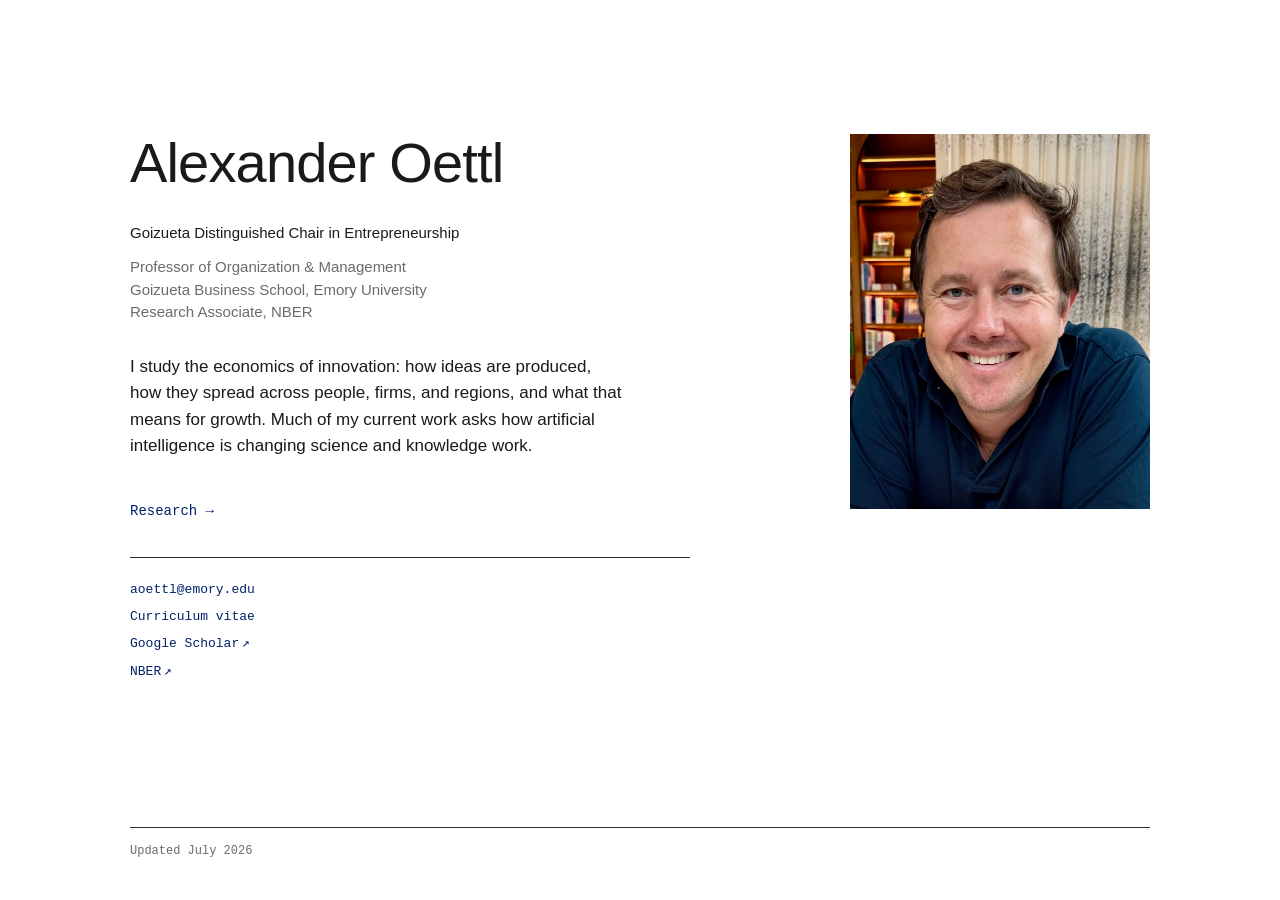
<file: index.html>
<!DOCTYPE html>
<html lang="en">
<head>
  <meta charset="utf-8">
  <meta name="viewport" content="width=device-width, initial-scale=1">
  <title>Alexander Oettl</title>
  <meta name="description" content="Alexander Oettl is the Goizueta Distinguished Chair in Entrepreneurship at Emory University's Goizueta Business School. Economics of innovation, knowledge spillovers, human capital, and economic geography.">
  <link rel="canonical" href="https://oettl.org/">
  <link rel="alternate" type="text/markdown" href="/llms.txt" title="Alexander Oettl (markdown)">
  <link rel="icon" href="/favicon.ico?v=2" sizes="32x32">
  <link rel="icon" href="/favicon.svg?v=2" type="image/svg+xml">
  <link rel="apple-touch-icon" href="/apple-touch-icon.png?v=2">
  <link rel="stylesheet" href="style.css">
  <meta property="og:type" content="profile">
  <meta property="og:title" content="Alexander Oettl">
  <meta property="og:description" content="Economics of innovation, knowledge spillovers, human capital, and economic geography. Goizueta Business School, Emory University.">
  <meta property="og:url" content="https://oettl.org/">
  <meta property="og:image" content="https://oettl.org/img/aoettl.jpg">
  <meta name="twitter:card" content="summary">
  <script type="application/ld+json">
  {
    "@context": "https://schema.org",
    "@type": "Person",
    "@id": "https://oettl.org/#person",
    "name": "Alexander Oettl",
    "jobTitle": "Goizueta Distinguished Chair in Entrepreneurship",
    "worksFor": { "@type": "Organization", "name": "Goizueta Business School, Emory University", "url": "https://goizueta.emory.edu/" },
    "affiliation": { "@type": "Organization", "name": "National Bureau of Economic Research", "url": "https://www.nber.org/" },
    "alumniOf": { "@type": "CollegeOrUniversity", "name": "University of Toronto" },
    "knowsAbout": ["Economics of innovation", "Artificial intelligence and science", "Knowledge spillovers", "Human capital", "Economic geography"],
    "url": "https://oettl.org/",
    "email": "mailto:aoettl@emory.edu",
    "image": "https://oettl.org/img/aoettl.jpg",
    "sameAs": [
      "https://scholar.google.com/citations?user=zIB44gEAAAAJ",
      "https://www.nber.org/people/alexander_oettl"
    ]
  }
  </script>
  <script data-goatcounter="https://oettl.goatcounter.com/count" async src="https://gc.zgo.at/count.js"></script>
</head>
<body>
<div class="solo">

  <main class="card">
    <div>
      <h1>Alexander Oettl</h1>
      <p class="role">Goizueta Distinguished Chair in&nbsp;Entrepreneurship</p>
      <p class="affil">Professor of Organization &amp;&nbsp;Management<br>
        Goizueta Business School, Emory University<br>
        Research Associate, NBER</p>
      <p class="bio">I study the economics of innovation: how ideas are produced, how they
        spread across people, firms, and regions, and what that means for growth. Much of my
        current work asks how artificial intelligence is changing science and knowledge
        work.</p>
      <ul class="go">
        <li><a href="research/">Research &#8594;</a></li>
      </ul>
      <ul class="contact">
        <li><a href="mailto:aoettl@emory.edu">aoettl@emory.edu</a></li>
        <li><a href="pdf/oettl-cv.pdf" data-goatcounter-click="dl-cv">Curriculum vitae</a></li>
        <li><a href="https://scholar.google.com/citations?user=zIB44gEAAAAJ">Google Scholar&thinsp;&#8599;</a></li>
        <li><a href="https://www.nber.org/people/alexander_oettl">NBER&thinsp;&#8599;</a></li>
      </ul>
    </div>
    <img class="portrait" src="img/aoettl.jpg" width="600" height="749"
         alt="Alexander Oettl, in a navy polo shirt, in front of a bookshelf">
  </main>

  <footer>
    <p class="colophon">Updated July 2026</p>
  </footer>

</div>
</body>
</html>
</file>
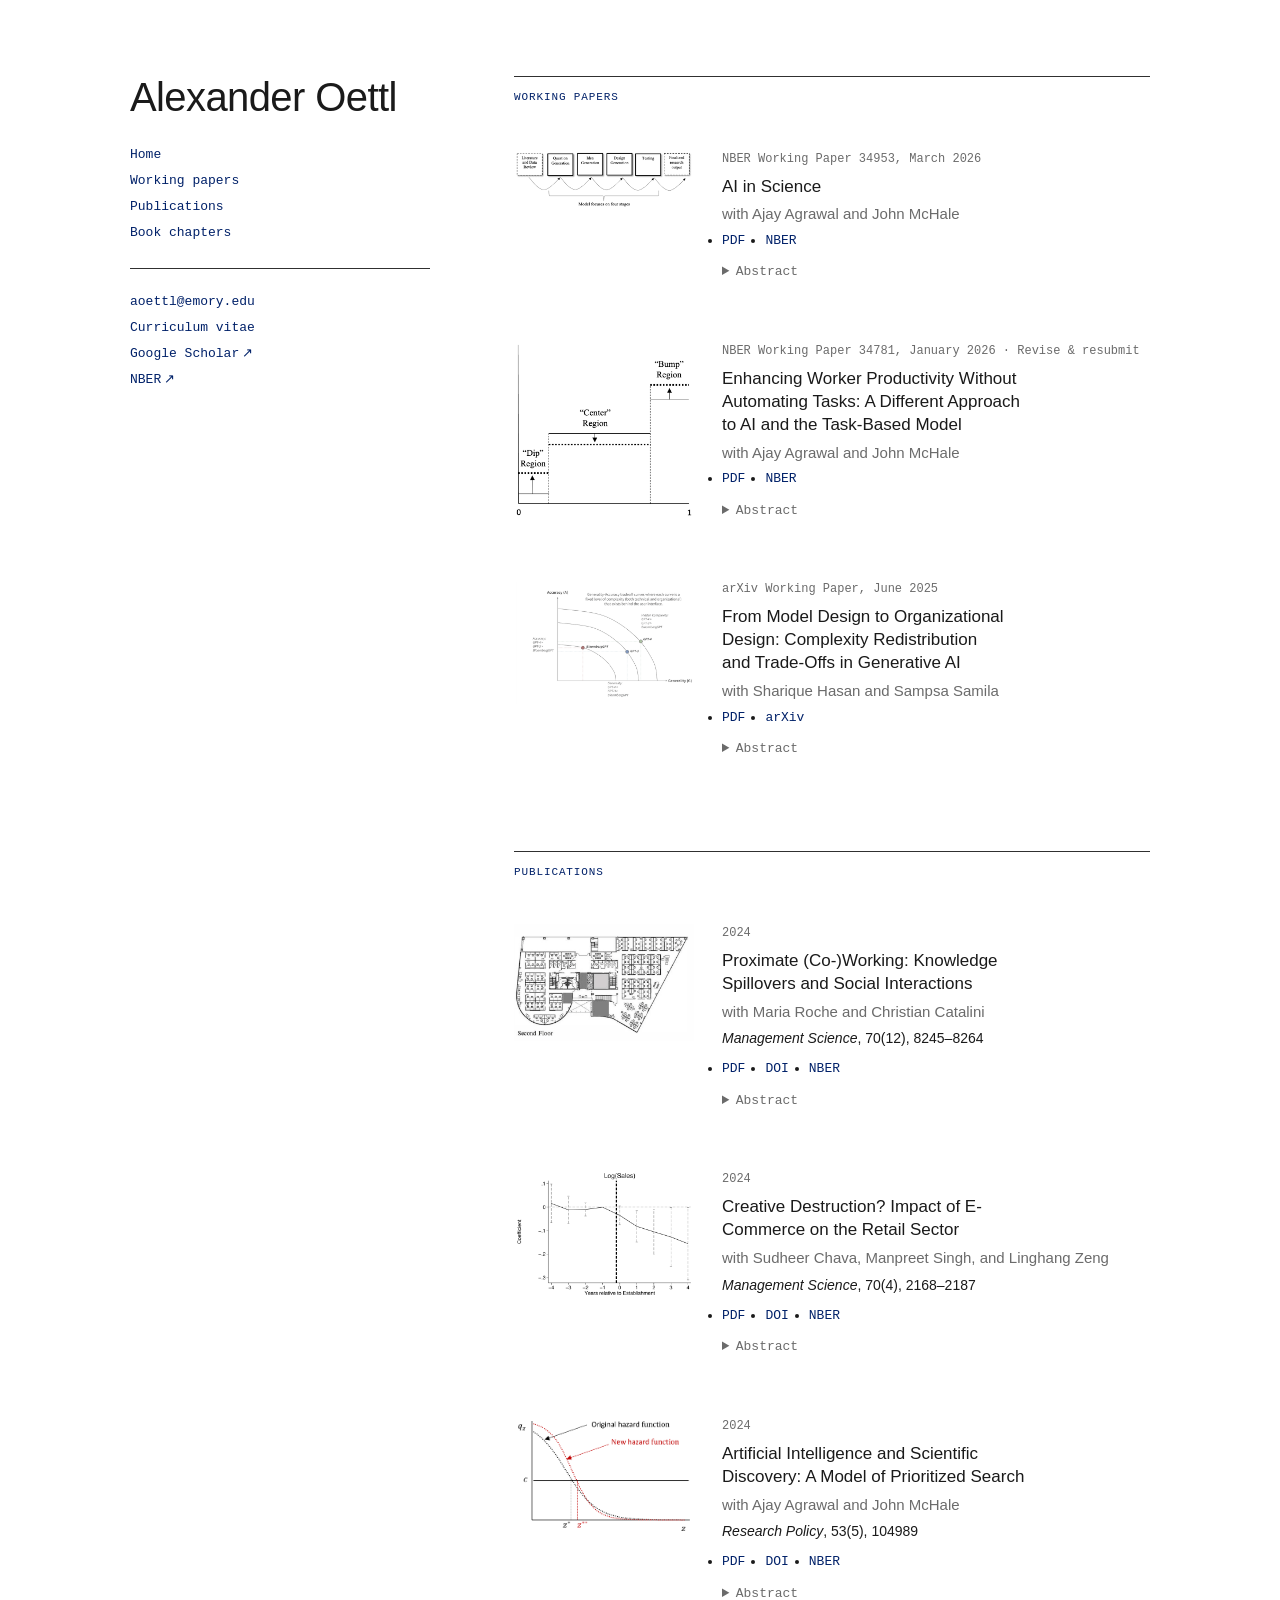
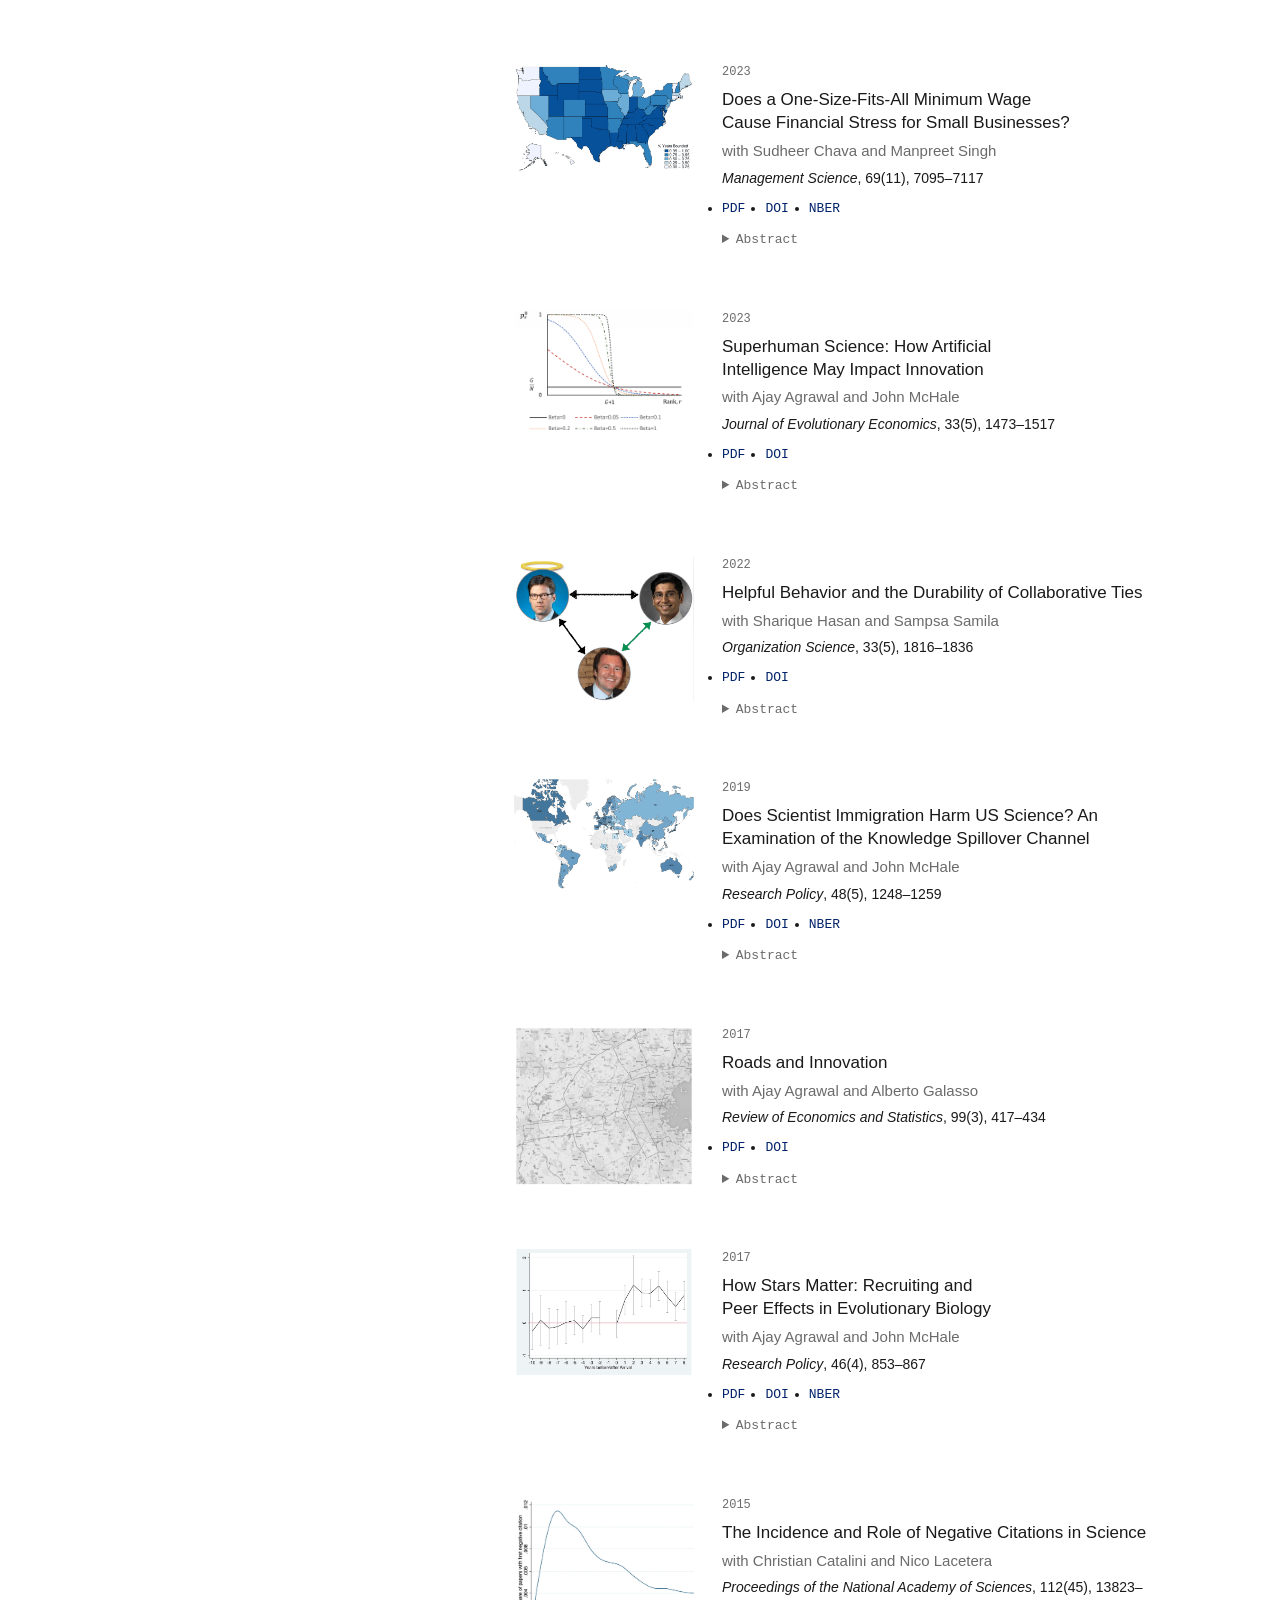
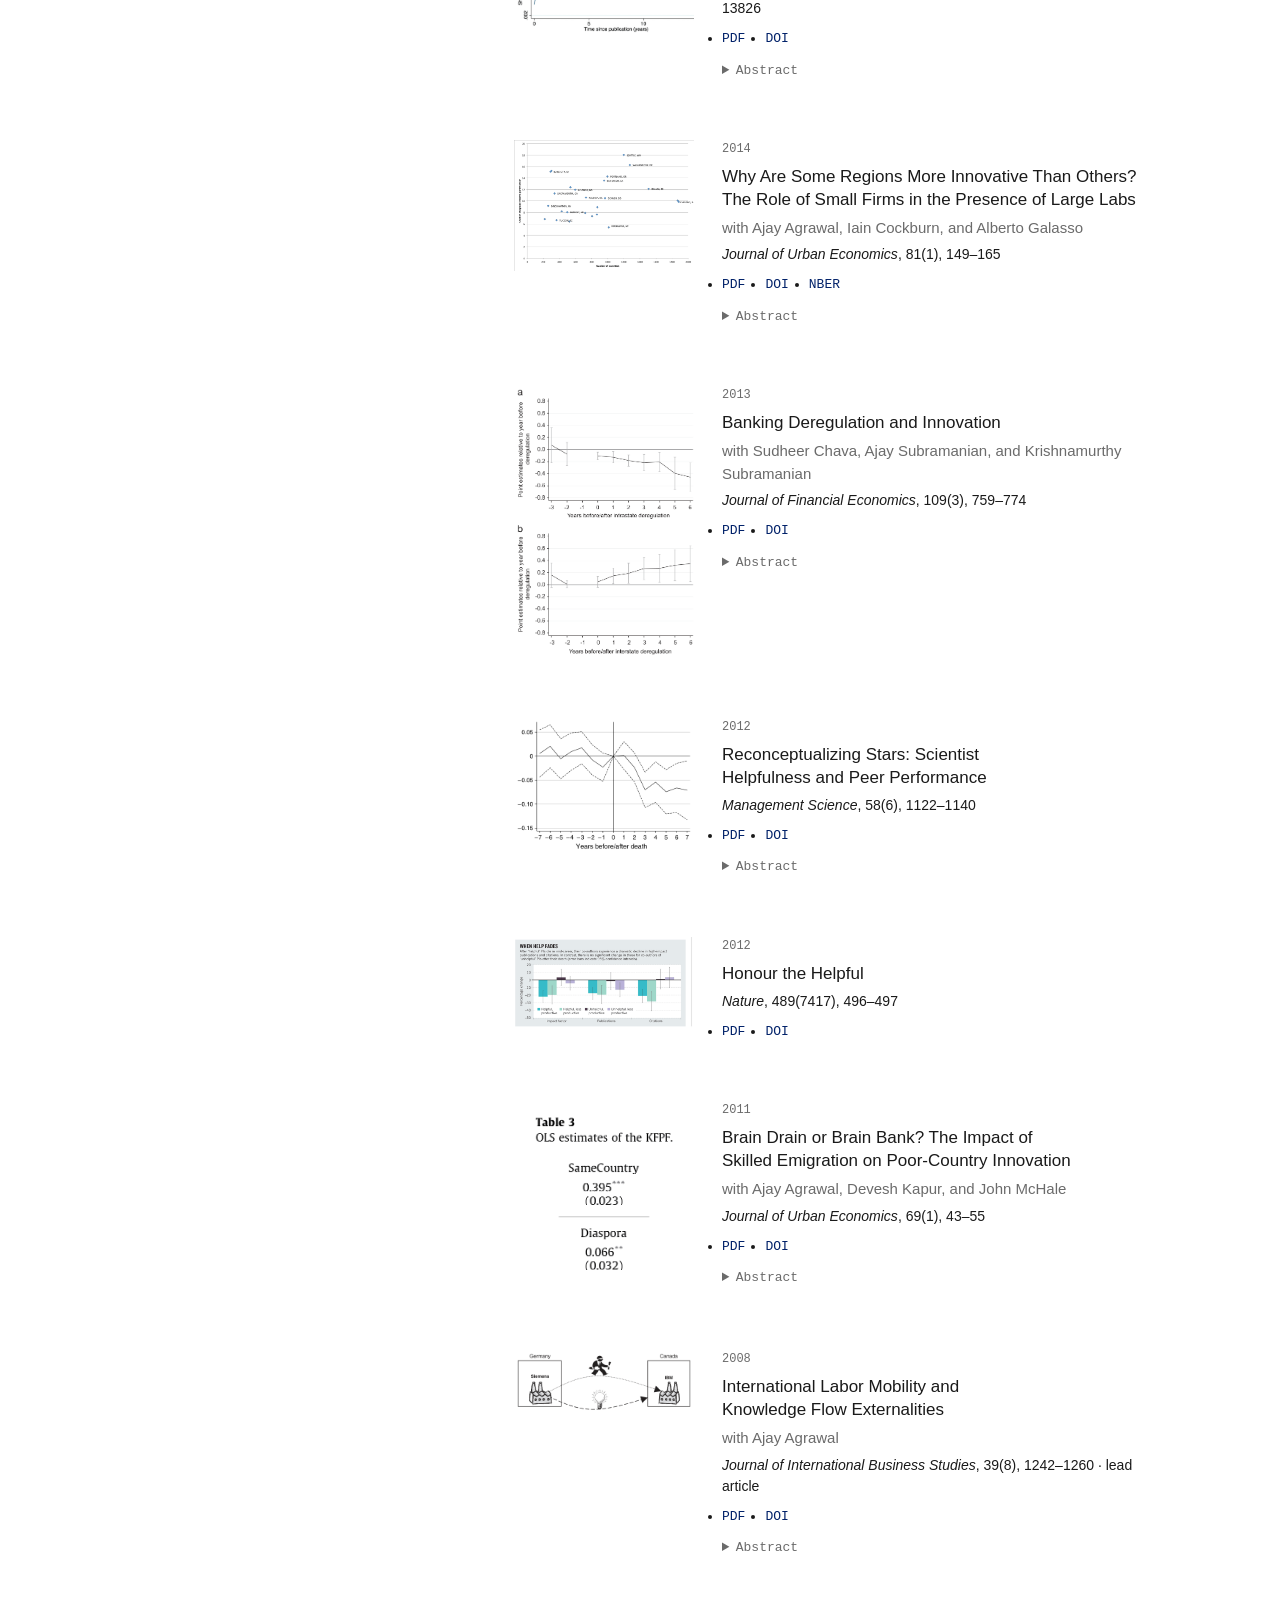
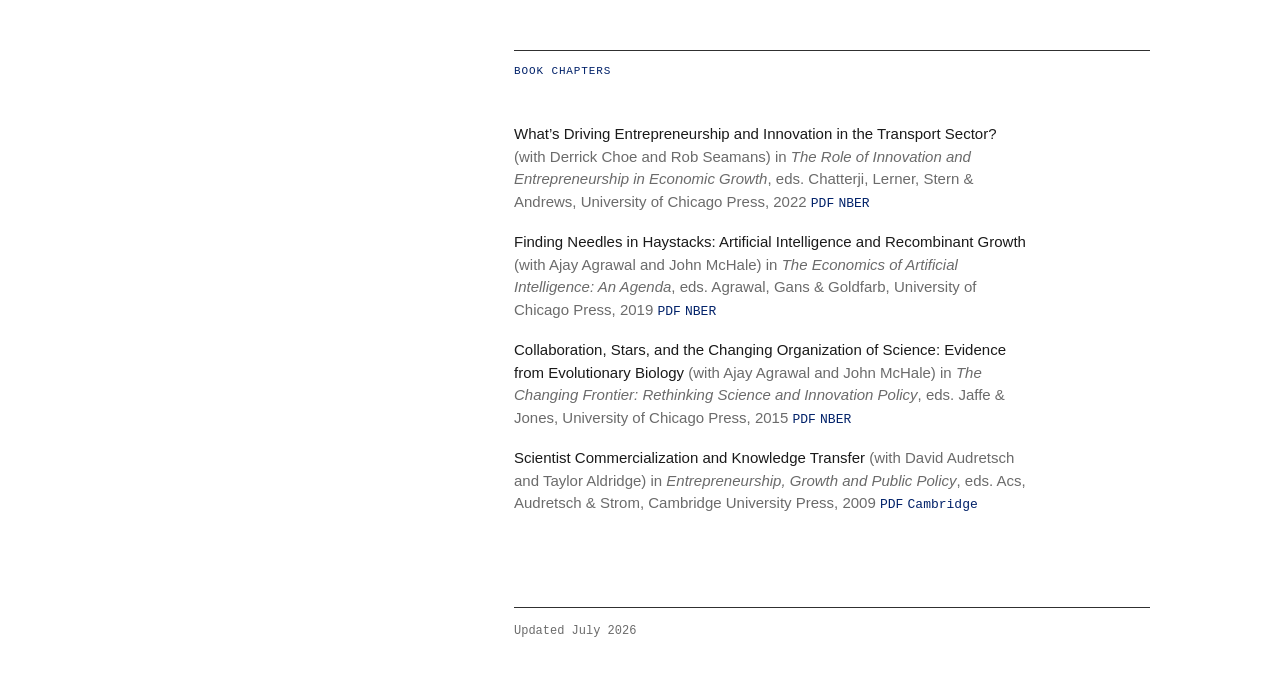
<file: research/index.html>
<!DOCTYPE html>
<html lang="en">
<head>
  <meta charset="utf-8">
  <meta name="viewport" content="width=device-width, initial-scale=1">
  <title>Research — Alexander Oettl</title>
  <meta name="description" content="Working papers, publications, and book chapters by Alexander Oettl, with abstracts and PDFs: AI and science, knowledge spillovers, star scientists, skilled migration, and the geography of innovation.">
  <link rel="canonical" href="https://oettl.org/research/">
  <link rel="alternate" type="text/markdown" href="/research.md" title="Research (markdown)">
  <link rel="icon" href="/favicon.ico?v=2" sizes="32x32">
  <link rel="icon" href="/favicon.svg?v=2" type="image/svg+xml">
  <link rel="apple-touch-icon" href="/apple-touch-icon.png?v=2">
  <link rel="stylesheet" href="/style.css">
  <meta property="og:type" content="profile">
  <meta property="og:title" content="Research — Alexander Oettl">
  <meta property="og:description" content="Economics of innovation, knowledge spillovers, human capital, and economic geography. Goizueta Business School, Emory University.">
  <meta property="og:url" content="https://oettl.org/research/">
  <meta property="og:image" content="https://oettl.org/img/aoettl.jpg">
  <meta name="twitter:card" content="summary">
  <script type="application/ld+json">
  {"@context": "https://schema.org", "@type": "ItemList", "name": "Research — Alexander Oettl", "url": "https://oettl.org/research/", "itemListElement": [
    {"@type": "ListItem", "position": 1, "item": {"@type": "ScholarlyArticle", "name": "AI in Science", "author": [{"@type": "Person", "name": "Ajay Agrawal"}, {"@type": "Person", "name": "John McHale"}, {"@type": "Person", "@id": "https://oettl.org/#person", "name": "Alexander Oettl"}], "datePublished": "2026-03", "isPartOf": {"@type": "CreativeWorkSeries", "name": "NBER Working Paper"}, "identifier": "NBER Working Paper 34953", "creativeWorkStatus": "Working paper", "url": "https://www.nber.org/papers/w34953", "encoding": {"@type": "MediaObject", "contentUrl": "https://oettl.org/pdf/ai-in-science.pdf", "encodingFormat": "application/pdf"}}},
    {"@type": "ListItem", "position": 2, "item": {"@type": "ScholarlyArticle", "name": "Enhancing Worker Productivity Without Automating Tasks: A Different Approach to AI and the Task-Based Model", "author": [{"@type": "Person", "name": "Ajay Agrawal"}, {"@type": "Person", "name": "John McHale"}, {"@type": "Person", "@id": "https://oettl.org/#person", "name": "Alexander Oettl"}], "datePublished": "2026-01", "isPartOf": {"@type": "CreativeWorkSeries", "name": "NBER Working Paper"}, "identifier": "NBER Working Paper 34781", "creativeWorkStatus": "Revise & resubmit", "url": "https://www.nber.org/papers/w34781", "encoding": {"@type": "MediaObject", "contentUrl": "https://oettl.org/pdf/augmenting-workers.pdf", "encodingFormat": "application/pdf"}}},
    {"@type": "ListItem", "position": 3, "item": {"@type": "ScholarlyArticle", "name": "From Model Design to Organizational Design: Complexity Redistribution and Trade-Offs in Generative AI", "author": [{"@type": "Person", "name": "Sharique Hasan"}, {"@type": "Person", "@id": "https://oettl.org/#person", "name": "Alexander Oettl"}, {"@type": "Person", "name": "Sampsa Samila"}], "datePublished": "2025-06", "isPartOf": {"@type": "CreativeWorkSeries", "name": "arXiv Working Paper"}, "creativeWorkStatus": "Working paper", "url": "https://arxiv.org/abs/2506.22440", "encoding": {"@type": "MediaObject", "contentUrl": "https://oettl.org/pdf/model-org-design.pdf", "encodingFormat": "application/pdf"}}},
    {"@type": "ListItem", "position": 4, "item": {"@type": "ScholarlyArticle", "name": "Proximate (Co-)Working: Knowledge Spillovers and Social Interactions", "author": [{"@type": "Person", "name": "Maria Roche"}, {"@type": "Person", "@id": "https://oettl.org/#person", "name": "Alexander Oettl"}, {"@type": "Person", "name": "Christian Catalini"}], "datePublished": "2024", "isPartOf": {"@type": "PublicationIssue", "issueNumber": "12", "isPartOf": {"@type": "PublicationVolume", "volumeNumber": "70", "isPartOf": {"@type": "Periodical", "name": "Management Science"}}}, "pagination": "8245–8264", "identifier": {"@type": "PropertyValue", "propertyID": "DOI", "value": "10.1287/mnsc.2022.03555"}, "url": "https://doi.org/10.1287/mnsc.2022.03555", "sameAs": ["https://www.nber.org/papers/w30120"], "encoding": {"@type": "MediaObject", "contentUrl": "https://oettl.org/pdf/proximate-coworking.pdf", "encodingFormat": "application/pdf"}}},
    {"@type": "ListItem", "position": 5, "item": {"@type": "ScholarlyArticle", "name": "Creative Destruction? Impact of E-Commerce on the Retail Sector", "author": [{"@type": "Person", "name": "Sudheer Chava"}, {"@type": "Person", "@id": "https://oettl.org/#person", "name": "Alexander Oettl"}, {"@type": "Person", "name": "Manpreet Singh"}, {"@type": "Person", "name": "Linghang Zeng"}], "datePublished": "2024", "isPartOf": {"@type": "PublicationIssue", "issueNumber": "4", "isPartOf": {"@type": "PublicationVolume", "volumeNumber": "70", "isPartOf": {"@type": "Periodical", "name": "Management Science"}}}, "pagination": "2168–2187", "identifier": {"@type": "PropertyValue", "propertyID": "DOI", "value": "10.1287/mnsc.2023.4795"}, "url": "https://doi.org/10.1287/mnsc.2023.4795", "sameAs": ["https://www.nber.org/papers/w30077"], "encoding": {"@type": "MediaObject", "contentUrl": "https://oettl.org/pdf/ecommerce-retail.pdf", "encodingFormat": "application/pdf"}}},
    {"@type": "ListItem", "position": 6, "item": {"@type": "ScholarlyArticle", "name": "Artificial Intelligence and Scientific Discovery: A Model of Prioritized Search", "author": [{"@type": "Person", "name": "Ajay Agrawal"}, {"@type": "Person", "name": "John McHale"}, {"@type": "Person", "@id": "https://oettl.org/#person", "name": "Alexander Oettl"}], "datePublished": "2024", "isPartOf": {"@type": "PublicationIssue", "issueNumber": "5", "isPartOf": {"@type": "PublicationVolume", "volumeNumber": "53", "isPartOf": {"@type": "Periodical", "name": "Research Policy"}}}, "pagination": "104989", "identifier": {"@type": "PropertyValue", "propertyID": "DOI", "value": "10.1016/j.respol.2024.104989"}, "url": "https://doi.org/10.1016/j.respol.2024.104989", "sameAs": ["https://www.nber.org/papers/w31558"], "encoding": {"@type": "MediaObject", "contentUrl": "https://oettl.org/pdf/ai-prioritized-search.pdf", "encodingFormat": "application/pdf"}}},
    {"@type": "ListItem", "position": 7, "item": {"@type": "ScholarlyArticle", "name": "Does a One-Size-Fits-All Minimum Wage Cause Financial Stress for Small Businesses?", "author": [{"@type": "Person", "name": "Sudheer Chava"}, {"@type": "Person", "@id": "https://oettl.org/#person", "name": "Alexander Oettl"}, {"@type": "Person", "name": "Manpreet Singh"}], "datePublished": "2023", "isPartOf": {"@type": "PublicationIssue", "issueNumber": "11", "isPartOf": {"@type": "PublicationVolume", "volumeNumber": "69", "isPartOf": {"@type": "Periodical", "name": "Management Science"}}}, "pagination": "7095–7117", "identifier": {"@type": "PropertyValue", "propertyID": "DOI", "value": "10.1287/mnsc.2022.4620"}, "url": "https://doi.org/10.1287/mnsc.2022.4620", "sameAs": ["https://www.nber.org/papers/w26523"], "encoding": {"@type": "MediaObject", "contentUrl": "https://oettl.org/pdf/minimum-wage.pdf", "encodingFormat": "application/pdf"}}},
    {"@type": "ListItem", "position": 8, "item": {"@type": "ScholarlyArticle", "name": "Superhuman Science: How Artificial Intelligence May Impact Innovation", "author": [{"@type": "Person", "name": "Ajay Agrawal"}, {"@type": "Person", "name": "John McHale"}, {"@type": "Person", "@id": "https://oettl.org/#person", "name": "Alexander Oettl"}], "datePublished": "2023", "isPartOf": {"@type": "PublicationIssue", "issueNumber": "5", "isPartOf": {"@type": "PublicationVolume", "volumeNumber": "33", "isPartOf": {"@type": "Periodical", "name": "Journal of Evolutionary Economics"}}}, "pagination": "1473–1517", "identifier": {"@type": "PropertyValue", "propertyID": "DOI", "value": "10.1007/s00191-023-00845-3"}, "url": "https://doi.org/10.1007/s00191-023-00845-3", "encoding": {"@type": "MediaObject", "contentUrl": "https://oettl.org/pdf/superhuman-science.pdf", "encodingFormat": "application/pdf"}}},
    {"@type": "ListItem", "position": 9, "item": {"@type": "ScholarlyArticle", "name": "Helpful Behavior and the Durability of Collaborative Ties", "author": [{"@type": "Person", "name": "Sharique Hasan"}, {"@type": "Person", "@id": "https://oettl.org/#person", "name": "Alexander Oettl"}, {"@type": "Person", "name": "Sampsa Samila"}], "datePublished": "2022", "isPartOf": {"@type": "PublicationIssue", "issueNumber": "5", "isPartOf": {"@type": "PublicationVolume", "volumeNumber": "33", "isPartOf": {"@type": "Periodical", "name": "Organization Science"}}}, "pagination": "1816–1836", "identifier": {"@type": "PropertyValue", "propertyID": "DOI", "value": "10.1287/orsc.2021.1511"}, "url": "https://doi.org/10.1287/orsc.2021.1511", "encoding": {"@type": "MediaObject", "contentUrl": "https://oettl.org/pdf/helpful-behavior.pdf", "encodingFormat": "application/pdf"}}},
    {"@type": "ListItem", "position": 10, "item": {"@type": "ScholarlyArticle", "name": "Does Scientist Immigration Harm US Science? An Examination of the Knowledge Spillover Channel", "author": [{"@type": "Person", "name": "Ajay Agrawal"}, {"@type": "Person", "name": "John McHale"}, {"@type": "Person", "@id": "https://oettl.org/#person", "name": "Alexander Oettl"}], "datePublished": "2019", "isPartOf": {"@type": "PublicationIssue", "issueNumber": "5", "isPartOf": {"@type": "PublicationVolume", "volumeNumber": "48", "isPartOf": {"@type": "Periodical", "name": "Research Policy"}}}, "pagination": "1248–1259", "identifier": {"@type": "PropertyValue", "propertyID": "DOI", "value": "10.1016/j.respol.2019.01.005"}, "url": "https://doi.org/10.1016/j.respol.2019.01.005", "sameAs": ["https://www.nber.org/papers/w24519"], "encoding": {"@type": "MediaObject", "contentUrl": "https://oettl.org/pdf/immigration-spillovers.pdf", "encodingFormat": "application/pdf"}}},
    {"@type": "ListItem", "position": 11, "item": {"@type": "ScholarlyArticle", "name": "Roads and Innovation", "author": [{"@type": "Person", "name": "Ajay Agrawal"}, {"@type": "Person", "name": "Alberto Galasso"}, {"@type": "Person", "@id": "https://oettl.org/#person", "name": "Alexander Oettl"}], "datePublished": "2017", "isPartOf": {"@type": "PublicationIssue", "issueNumber": "3", "isPartOf": {"@type": "PublicationVolume", "volumeNumber": "99", "isPartOf": {"@type": "Periodical", "name": "Review of Economics and Statistics"}}}, "pagination": "417–434", "identifier": {"@type": "PropertyValue", "propertyID": "DOI", "value": "10.1162/REST_a_00619"}, "url": "https://doi.org/10.1162/REST_a_00619", "encoding": {"@type": "MediaObject", "contentUrl": "https://oettl.org/pdf/roads-innovation.pdf", "encodingFormat": "application/pdf"}}},
    {"@type": "ListItem", "position": 12, "item": {"@type": "ScholarlyArticle", "name": "How Stars Matter: Recruiting and Peer Effects in Evolutionary Biology", "author": [{"@type": "Person", "name": "Ajay Agrawal"}, {"@type": "Person", "name": "John McHale"}, {"@type": "Person", "@id": "https://oettl.org/#person", "name": "Alexander Oettl"}], "datePublished": "2017", "isPartOf": {"@type": "PublicationIssue", "issueNumber": "4", "isPartOf": {"@type": "PublicationVolume", "volumeNumber": "46", "isPartOf": {"@type": "Periodical", "name": "Research Policy"}}}, "pagination": "853–867", "identifier": {"@type": "PropertyValue", "propertyID": "DOI", "value": "10.1016/j.respol.2017.02.007"}, "url": "https://doi.org/10.1016/j.respol.2017.02.007", "sameAs": ["https://www.nber.org/papers/w20012"], "encoding": {"@type": "MediaObject", "contentUrl": "https://oettl.org/pdf/how-stars-matter.pdf", "encodingFormat": "application/pdf"}}},
    {"@type": "ListItem", "position": 13, "item": {"@type": "ScholarlyArticle", "name": "The Incidence and Role of Negative Citations in Science", "author": [{"@type": "Person", "name": "Christian Catalini"}, {"@type": "Person", "name": "Nico Lacetera"}, {"@type": "Person", "@id": "https://oettl.org/#person", "name": "Alexander Oettl"}], "datePublished": "2015", "isPartOf": {"@type": "PublicationIssue", "issueNumber": "45", "isPartOf": {"@type": "PublicationVolume", "volumeNumber": "112", "isPartOf": {"@type": "Periodical", "name": "Proceedings of the National Academy of Sciences"}}}, "pagination": "13823–13826", "identifier": {"@type": "PropertyValue", "propertyID": "DOI", "value": "10.1073/pnas.1502280112"}, "url": "https://doi.org/10.1073/pnas.1502280112", "encoding": {"@type": "MediaObject", "contentUrl": "https://oettl.org/pdf/negative-citations.pdf", "encodingFormat": "application/pdf"}}},
    {"@type": "ListItem", "position": 14, "item": {"@type": "ScholarlyArticle", "name": "Why Are Some Regions More Innovative Than Others? The Role of Small Firms in the Presence of Large Labs", "author": [{"@type": "Person", "name": "Ajay Agrawal"}, {"@type": "Person", "name": "Iain Cockburn"}, {"@type": "Person", "name": "Alberto Galasso"}, {"@type": "Person", "@id": "https://oettl.org/#person", "name": "Alexander Oettl"}], "datePublished": "2014", "isPartOf": {"@type": "PublicationIssue", "issueNumber": "1", "isPartOf": {"@type": "PublicationVolume", "volumeNumber": "81", "isPartOf": {"@type": "Periodical", "name": "Journal of Urban Economics"}}}, "pagination": "149–165", "identifier": {"@type": "PropertyValue", "propertyID": "DOI", "value": "10.1016/j.jue.2014.03.003"}, "url": "https://doi.org/10.1016/j.jue.2014.03.003", "sameAs": ["https://www.nber.org/papers/w17793"], "encoding": {"@type": "MediaObject", "contentUrl": "https://oettl.org/pdf/small-firms-large-labs.pdf", "encodingFormat": "application/pdf"}}},
    {"@type": "ListItem", "position": 15, "item": {"@type": "ScholarlyArticle", "name": "Banking Deregulation and Innovation", "author": [{"@type": "Person", "name": "Sudheer Chava"}, {"@type": "Person", "@id": "https://oettl.org/#person", "name": "Alexander Oettl"}, {"@type": "Person", "name": "Ajay Subramanian"}, {"@type": "Person", "name": "Krishnamurthy Subramanian"}], "datePublished": "2013", "isPartOf": {"@type": "PublicationIssue", "issueNumber": "3", "isPartOf": {"@type": "PublicationVolume", "volumeNumber": "109", "isPartOf": {"@type": "Periodical", "name": "Journal of Financial Economics"}}}, "pagination": "759–774", "identifier": {"@type": "PropertyValue", "propertyID": "DOI", "value": "10.1016/j.jfineco.2013.03.015"}, "url": "https://doi.org/10.1016/j.jfineco.2013.03.015", "encoding": {"@type": "MediaObject", "contentUrl": "https://oettl.org/pdf/banking-deregulation.pdf", "encodingFormat": "application/pdf"}}},
    {"@type": "ListItem", "position": 16, "item": {"@type": "ScholarlyArticle", "name": "Reconceptualizing Stars: Scientist Helpfulness and Peer Performance", "author": [{"@type": "Person", "@id": "https://oettl.org/#person", "name": "Alexander Oettl"}], "datePublished": "2012", "isPartOf": {"@type": "PublicationIssue", "issueNumber": "6", "isPartOf": {"@type": "PublicationVolume", "volumeNumber": "58", "isPartOf": {"@type": "Periodical", "name": "Management Science"}}}, "pagination": "1122–1140", "identifier": {"@type": "PropertyValue", "propertyID": "DOI", "value": "10.1287/mnsc.1110.1470"}, "url": "https://doi.org/10.1287/mnsc.1110.1470", "encoding": {"@type": "MediaObject", "contentUrl": "https://oettl.org/pdf/reconceptualizing-stars.pdf", "encodingFormat": "application/pdf"}}},
    {"@type": "ListItem", "position": 17, "item": {"@type": "ScholarlyArticle", "name": "Honour the Helpful", "author": [{"@type": "Person", "@id": "https://oettl.org/#person", "name": "Alexander Oettl"}], "datePublished": "2012", "isPartOf": {"@type": "PublicationIssue", "issueNumber": "7417", "isPartOf": {"@type": "PublicationVolume", "volumeNumber": "489", "isPartOf": {"@type": "Periodical", "name": "Nature"}}}, "pagination": "496–497", "identifier": {"@type": "PropertyValue", "propertyID": "DOI", "value": "10.1038/489496a"}, "url": "https://doi.org/10.1038/489496a", "encoding": {"@type": "MediaObject", "contentUrl": "https://oettl.org/pdf/honour-helpful.pdf", "encodingFormat": "application/pdf"}}},
    {"@type": "ListItem", "position": 18, "item": {"@type": "ScholarlyArticle", "name": "Brain Drain or Brain Bank? The Impact of Skilled Emigration on Poor-Country Innovation", "author": [{"@type": "Person", "name": "Ajay Agrawal"}, {"@type": "Person", "name": "Devesh Kapur"}, {"@type": "Person", "name": "John McHale"}, {"@type": "Person", "@id": "https://oettl.org/#person", "name": "Alexander Oettl"}], "datePublished": "2011", "isPartOf": {"@type": "PublicationIssue", "issueNumber": "1", "isPartOf": {"@type": "PublicationVolume", "volumeNumber": "69", "isPartOf": {"@type": "Periodical", "name": "Journal of Urban Economics"}}}, "pagination": "43–55", "identifier": {"@type": "PropertyValue", "propertyID": "DOI", "value": "10.1016/j.jue.2010.06.003"}, "url": "https://doi.org/10.1016/j.jue.2010.06.003", "encoding": {"@type": "MediaObject", "contentUrl": "https://oettl.org/pdf/brain-drain-brain-bank.pdf", "encodingFormat": "application/pdf"}}},
    {"@type": "ListItem", "position": 19, "item": {"@type": "ScholarlyArticle", "name": "International Labor Mobility and Knowledge Flow Externalities", "author": [{"@type": "Person", "@id": "https://oettl.org/#person", "name": "Alexander Oettl"}, {"@type": "Person", "name": "Ajay Agrawal"}], "datePublished": "2008", "isPartOf": {"@type": "PublicationIssue", "issueNumber": "8", "isPartOf": {"@type": "PublicationVolume", "volumeNumber": "39", "isPartOf": {"@type": "Periodical", "name": "Journal of International Business Studies"}}}, "pagination": "1242–1260", "identifier": {"@type": "PropertyValue", "propertyID": "DOI", "value": "10.1057/palgrave.jibs.8400358"}, "url": "https://doi.org/10.1057/palgrave.jibs.8400358", "encoding": {"@type": "MediaObject", "contentUrl": "https://oettl.org/pdf/labor-mobility.pdf", "encodingFormat": "application/pdf"}}},
    {"@type": "ListItem", "position": 20, "item": {"@type": "Chapter", "name": "What’s Driving Entrepreneurship and Innovation in the Transport Sector?", "author": [{"@type": "Person", "name": "Derrick Choe"}, {"@type": "Person", "@id": "https://oettl.org/#person", "name": "Alexander Oettl"}, {"@type": "Person", "name": "Rob Seamans"}], "datePublished": "2022", "isPartOf": {"@type": "Book", "name": "The Role of Innovation and Entrepreneurship in Economic Growth", "publisher": {"@type": "Organization", "name": "University of Chicago Press"}}, "url": "https://www.nber.org/papers/w27284", "encoding": {"@type": "MediaObject", "contentUrl": "https://oettl.org/pdf/transport-entrepreneurship.pdf", "encodingFormat": "application/pdf"}}},
    {"@type": "ListItem", "position": 21, "item": {"@type": "Chapter", "name": "Finding Needles in Haystacks: Artificial Intelligence and Recombinant Growth", "author": [{"@type": "Person", "name": "Ajay Agrawal"}, {"@type": "Person", "name": "John McHale"}, {"@type": "Person", "@id": "https://oettl.org/#person", "name": "Alexander Oettl"}], "datePublished": "2019", "isPartOf": {"@type": "Book", "name": "The Economics of Artificial Intelligence: An Agenda", "publisher": {"@type": "Organization", "name": "University of Chicago Press"}}, "url": "https://www.nber.org/papers/w24541", "encoding": {"@type": "MediaObject", "contentUrl": "https://oettl.org/pdf/finding-needles.pdf", "encodingFormat": "application/pdf"}}},
    {"@type": "ListItem", "position": 22, "item": {"@type": "Chapter", "name": "Collaboration, Stars, and the Changing Organization of Science: Evidence from Evolutionary Biology", "author": [{"@type": "Person", "name": "Ajay Agrawal"}, {"@type": "Person", "name": "John McHale"}, {"@type": "Person", "@id": "https://oettl.org/#person", "name": "Alexander Oettl"}], "datePublished": "2015", "isPartOf": {"@type": "Book", "name": "The Changing Frontier: Rethinking Science and Innovation Policy", "publisher": {"@type": "Organization", "name": "University of Chicago Press"}}, "url": "https://www.nber.org/papers/w19653", "encoding": {"@type": "MediaObject", "contentUrl": "https://oettl.org/pdf/collaboration-stars.pdf", "encodingFormat": "application/pdf"}}},
    {"@type": "ListItem", "position": 23, "item": {"@type": "Chapter", "name": "Scientist Commercialization and Knowledge Transfer", "author": [{"@type": "Person", "name": "David Audretsch"}, {"@type": "Person", "name": "Taylor Aldridge"}, {"@type": "Person", "@id": "https://oettl.org/#person", "name": "Alexander Oettl"}], "datePublished": "2009", "isPartOf": {"@type": "Book", "name": "Entrepreneurship, Growth and Public Policy", "publisher": {"@type": "Organization", "name": "Cambridge University Press"}}, "url": "https://www.cambridge.org/core/books/abs/entrepreneurship-growth-and-public-policy/scientist-commercialization-and-knowledge-transfer/ACD35D1D7B0B0FABB8E421EE19410D3F", "encoding": {"@type": "MediaObject", "contentUrl": "https://oettl.org/pdf/scientist-commercialization.pdf", "encodingFormat": "application/pdf"}}}
  ]}
  </script>
  <script data-goatcounter="https://oettl.goatcounter.com/count" async src="https://gc.zgo.at/count.js"></script>
</head>
<body>
<div class="page">

  <header class="rail">
    <h1><a href="/">Alexander Oettl</a></h1>
    <nav aria-label="Sections">
      <ul>
        <li><a href="/">Home</a></li>
        <li><a href="#working-papers">Working papers</a></li>
        <li><a href="#publications">Publications</a></li>
        <li><a href="#chapters">Book chapters</a></li>
      </ul>
    </nav>
    <ul class="contact">
      <li><a href="mailto:aoettl@emory.edu">aoettl@emory.edu</a></li>
      <li><a href="/pdf/oettl-cv.pdf" data-goatcounter-click="dl-cv">Curriculum vitae</a></li>
      <li><a href="https://scholar.google.com/citations?user=zIB44gEAAAAJ">Google Scholar&thinsp;&#8599;</a></li>
      <li><a href="https://www.nber.org/people/alexander_oettl">NBER&thinsp;&#8599;</a></li>
    </ul>
  </header>

  <main>

    <section id="working-papers">
      <h2>Working papers</h2>

      <article class="paper">
        <figure>
          <img src="/img/figs/ai-in-science.png" width="680" height="223" loading="lazy"
               alt="Stylized stages of scientific research: question, idea, and design generation, then testing">
        </figure>
        <div class="body">
          <p class="year">NBER Working Paper 34953, March 2026</p>
          <h3>AI in Science</h3>
          <p class="authors" data-byline="Agrawal, McHale, Oettl">with Ajay Agrawal and John McHale</p>
          <ul class="links">
            <li><a href="/pdf/ai-in-science.pdf" data-goatcounter-click="dl-ai-in-science">PDF</a></li>
            <li><a href="https://www.nber.org/papers/w34953">NBER</a></li>
          </ul>
          <details>
            <summary>Abstract</summary>
            <p>We explore the impact of artificial intelligence (AI) on the knowledge
            production function. We characterize AI as a tool, not for full automation but
            rather for augmentation through enhanced search over combinatorial spaces. This
            leads to increased scientific productivity. We decompose knowledge production into
            a multi-stage process to shed light on the &ldquo;jagged frontier&rdquo; of AI in
            science, revealing differential returns to different tools across domains (e.g.,
            data-rich biology vs. anomaly-sparse physics) and workflow stages (e.g., strong
            design aids like AlphaFold vs. subtler question generation tools). We treat human
            judgment as indispensable for tasks involving abductive inference, contextual
            nuance, and trade-offs, particularly in data-sparse environments. Drawing on a
            task-based model that distinguishes &ldquo;ordinary&rdquo; from AI-expert
            scientists, we describe how exogenous improvements in AI yield nonlinear
            productivity gains amplified by the share of scientists that are AI-experts to
            underscore the role of AI complements like skills training and organizational
            design.</p>
          </details>
        </div>
      </article>

      <article class="paper">
        <figure>
          <img src="/img/figs/augmenting-workers.png" width="680" height="667" loading="lazy"
               alt="Equilibrium skill densities before and after an AI improvement: mass moves from the center region to the dip and bump regions">
        </figure>
        <div class="body">
          <p class="year">NBER Working Paper 34781, January 2026 &middot; Revise &amp; resubmit</p>
          <h3>Enhancing Worker Productivity Without Automating Tasks: A Different Approach to AI and the Task-Based Model</h3>
          <p class="authors" data-byline="Agrawal, McHale, Oettl">with Ajay Agrawal and John McHale</p>
          <ul class="links">
            <li><a href="/pdf/augmenting-workers.pdf" data-goatcounter-click="dl-augmenting-workers">PDF</a></li>
            <li><a href="https://www.nber.org/papers/w34781">NBER</a></li>
          </ul>
          <details>
            <summary>Abstract</summary>
            <p>The task-based approach has become the dominant framework for studying the
            labor-market effects of artificial intelligence (AI), typically emphasizing the
            replacement of human workers by machines. Motivated by growing empirical evidence
            that contemporary AI is more often used as a tool that augments workers, this paper
            develops two related task-based models in which AI enhances worker productivity
            without automating tasks. Abstracting from capital, we develop a pair of related
            task-based models that examine how technological progress in AI that provides new
            tools to augment workers affects aggregate productivity and wage inequality. Both
            models emphasize the role of human capital in intermediating the effects of
            AI-related technological shocks. In the first model, AI use requires specialized
            expertise, and technological progress expands the set of tasks for which such
            expertise is effective. We show that a larger supply of AI expertise amplifies the
            productivity gains from improvements in AI technology while attenuating its adverse
            effects on wage inequality. The second model focuses on non-AI skills, allowing AI
            tools to alter the set of tasks that workers can perform given their skills. In
            equilibrium, workers allocate across tasks in response to wages, generating an
            endogenous distribution of skills across the task space. A central result is that
            aggregate productivity and wage inequality depend on different global properties of
            this equilibrium distribution: productivity is particularly sensitive to thinly
            staffed tasks that create bottlenecks, while wage inequality is driven by the
            concentration of workers in a narrow set of tasks. As a result, improvements in AI
            tools can induce non-monotonic co-movement between productivity and inequality. By
            linking these mechanisms to multidimensional human capital&mdash;including AI
            expertise and higher-order non-AI skills&mdash;the paper highlights the role of
            education and training policies in shaping the economic consequences of AI-driven
            technological change.</p>
          </details>
        </div>
      </article>

      <article class="paper">
        <figure>
          <img src="/img/figs/model-org-design.png" width="680" height="476" loading="lazy"
               alt="Generality&ndash;accuracy trade-off curves at fixed levels of hidden complexity, with GPT-4, GPT-3, and BloombergGPT plotted">
        </figure>
        <div class="body">
          <p class="year">arXiv Working Paper, June 2025</p>
          <h3>From Model Design to Organizational Design: Complexity Redistribution and Trade-Offs in Generative&nbsp;AI</h3>
          <p class="authors" data-byline="Hasan, Oettl, Samila">with Sharique Hasan and Sampsa Samila</p>
          <ul class="links">
            <li><a href="/pdf/model-org-design.pdf" data-goatcounter-click="dl-model-org-design">PDF</a></li>
            <li><a href="https://arxiv.org/abs/2506.22440">arXiv</a></li>
          </ul>
          <details>
            <summary>Abstract</summary>
            <p>This paper introduces the Generality-Accuracy-Simplicity (GAS) framework to
            analyze how large language models (LLMs) are reshaping organizations and competitive
            strategy. We argue that viewing AI as a simple reduction in input costs overlooks
            two critical dynamics: (a) the inherent trade-offs among generality, accuracy, and
            simplicity, and (b) the redistribution of complexity across stakeholders. While LLMs
            appear to defy the traditional trade-off by offering high generality and accuracy
            through simple interfaces, this user-facing simplicity masks a significant shift of
            complexity to infrastructure, compliance, and specialized personnel. The GAS
            trade-off, therefore, does not disappear but is relocated from the user to the
            organization, creating new managerial challenges, particularly around accuracy in
            high-stakes applications. We contend that competitive advantage no longer stems from
            mere AI adoption, but from mastering this redistributed complexity through the
            design of abstraction layers, workflow alignment, and complementary expertise. This
            study advances AI strategy by clarifying how scalable cognition relocates complexity
            and redefines the conditions for technology integration.</p>
          </details>
        </div>
      </article>
    </section>

    <section id="publications">
      <h2>Publications</h2>

      <article class="paper">
        <figure>
          <img src="/img/figs/proximate-coworking.png" width="628" height="409" loading="lazy"
               alt="Architectural floor plan of the co-working hub&rsquo;s second floor">
        </figure>
        <div class="body">
          <p class="year">2024</p>
          <h3>Proximate (Co-)Working: Knowledge Spillovers and Social Interactions</h3>
          <p class="authors" data-byline="Roche, Oettl, Catalini">with Maria Roche and Christian Catalini</p>
          <p class="venue"><em>Management Science</em>, 70(12), 8245&ndash;8264</p>
          <ul class="links">
            <li><a href="/pdf/proximate-coworking.pdf" data-goatcounter-click="dl-proximate-coworking">PDF</a></li>
            <li><a href="https://doi.org/10.1287/mnsc.2022.03555">DOI</a></li>
            <li><a href="https://www.nber.org/papers/w30120">NBER</a></li>
          </ul>
          <details>
            <summary>Abstract</summary>
            <p>We examine the influence of physical proximity on between-start-up knowledge
            spillovers at one of the largest technology coworking hubs in the United States.
            Relying on the exogenous assignment of office space to the hub&rsquo;s 251
            start-ups, we find that proximity positively influences knowledge spillovers as
            proxied by the likelihood of adopting an upstream web technology already used by a
            peer start-up. This effect is largest for start-ups within close proximity of each
            other and quickly decays; start-ups more than 20 meters apart on the same floor are
            indistinguishable from start-ups on different floors. The main driver of the effect
            appears to be social interactions. Although start-ups in close proximity are most
            likely to participate in social coworking space events together, knowledge
            spillovers are greatest between start-ups that socialize but are dissimilar.
            Ultimately, start-ups that are embedded in environments that have neither too much
            nor too little diversity perform better but only if they socialize.</p>
          </details>
        </div>
      </article>

      <article class="paper">
        <figure>
          <img src="/img/figs/ecommerce-retail.png" width="620" height="440" loading="lazy"
               alt="Event-study plot: retail store sales fall after a fulfillment center opens nearby">
        </figure>
        <div class="body">
          <p class="year">2024</p>
          <h3>Creative Destruction? Impact of E-Commerce on the Retail Sector</h3>
          <p class="authors" data-byline="Chava, Oettl, Singh, Zeng">with Sudheer Chava, Manpreet Singh, and Linghang Zeng</p>
          <p class="venue"><em>Management Science</em>, 70(4), 2168&ndash;2187</p>
          <ul class="links">
            <li><a href="/pdf/ecommerce-retail.pdf" data-goatcounter-click="dl-ecommerce-retail">PDF</a></li>
            <li><a href="https://doi.org/10.1287/mnsc.2023.4795">DOI</a></li>
            <li><a href="https://www.nber.org/papers/w30077">NBER</a></li>
          </ul>
          <details>
            <summary>Abstract</summary>
            <p>Using an administrative payroll data set for 2.6 million retail workers, we find
            that the staggered rollout of a major e-commerce firm&rsquo;s fulfillment centers
            reduces traditional retail workers&rsquo; income in geographically proximate
            counties by 2.4%. Wages of hourly workers, especially part-time hourly workers,
            decrease significantly driven by a drop in the number of hours worked. We observe a
            U-shaped pattern in which both young and old workers experience a sharper decrease
            in wage income. Consequently, some workers experience an increase in credit card
            delinquency. Using data for 3.2 million stores, we find that sales (employment) at
            proximate stores decrease by 4% (2.1%). Exits, especially of young and small stores,
            increase, and entry decreases. Our results highlight how creative destruction led by
            e-commerce impacts local labor markets.</p>
          </details>
        </div>
      </article>

      <article class="paper">
        <figure>
          <img src="/img/figs/ai-prioritized-search.png" width="457" height="299" loading="lazy"
               alt="An improved prediction model swivels the hazard function clockwise, extending the optimal search duration from z* to z**">
        </figure>
        <div class="body">
          <p class="year">2024</p>
          <h3>Artificial Intelligence and Scientific Discovery: A Model of Prioritized Search</h3>
          <p class="authors" data-byline="Agrawal, McHale, Oettl">with Ajay Agrawal and John McHale</p>
          <p class="venue"><em>Research Policy</em>, 53(5), 104989</p>
          <ul class="links">
            <li><a href="/pdf/ai-prioritized-search.pdf" data-goatcounter-click="dl-ai-prioritized-search">PDF</a></li>
            <li><a href="https://doi.org/10.1016/j.respol.2024.104989">DOI</a></li>
            <li><a href="https://www.nber.org/papers/w31558">NBER</a></li>
          </ul>
          <details>
            <summary>Abstract</summary>
            <p>We model a key step in the innovation process, hypothesis generation, as the
            making of predictions over a vast combinatorial space. Traditionally, scientists and
            innovators use theory or intuition to guide their search. Increasingly, however,
            they use artificial intelligence (AI) instead. We model innovation as resulting from
            sequential search over a combinatorial design space, where the prioritization of
            costly tests is achieved using a predictive model. The predictive model&rsquo;s
            ranked output is represented as a hazard function. Discrete survival analysis is
            used to obtain the main innovation outcomes of interest &ndash; the probability of
            innovation, expected search duration, and expected profit. We describe conditions
            under which shifting from the traditional method of hypothesis generation, using
            theory or intuition, to instead using AI that generates higher fidelity predictions,
            results in a higher likelihood of successful innovation, shorter search durations,
            and higher expected profits. We then explore the complementarity between hypothesis
            generation and hypothesis testing; potential gains from AI may not be realized
            without significant investment in testing capacity. We discuss the policy
            implications.</p>
          </details>
        </div>
      </article>

      <article class="paper">
        <figure>
          <img src="/img/figs/minimum-wage.png" width="680" height="414" loading="lazy"
               alt="US map: share of years each state&rsquo;s minimum wage is bound by the federal rate, 1989&ndash;2013">
        </figure>
        <div class="body">
          <p class="year">2023</p>
          <h3>Does a One-Size-Fits-All Minimum Wage Cause Financial Stress for Small Businesses?</h3>
          <p class="authors" data-byline="Chava, Oettl, Singh">with Sudheer Chava and Manpreet Singh</p>
          <p class="venue"><em>Management Science</em>, 69(11), 7095&ndash;7117</p>
          <ul class="links">
            <li><a href="/pdf/minimum-wage.pdf" data-goatcounter-click="dl-minimum-wage">PDF</a></li>
            <li><a href="https://doi.org/10.1287/mnsc.2022.4620">DOI</a></li>
            <li><a href="https://www.nber.org/papers/w26523">NBER</a></li>
          </ul>
          <details>
            <summary>Abstract</summary>
            <p>Using intertemporal variation in the bounding of a state&rsquo;s minimum wage by
            the federal rate and business credit-score data for 15.2 million establishments, we
            find that the increase in labor costs caused by a higher federal minimum wage leads
            to lower business credit scores and worsens the financial health of small businesses
            in the affected states. In particular, small, young, labor-intensive, and
            minimum-wage-sensitive establishments located in affected states and those located
            in competitive and low-income areas experience higher financial stress. Increases in
            the minimum wage are associated with employment reductions and a higher exit rate
            for small businesses. Our results document some potential costs of a
            one-size-fits-all nationwide minimum wage for some small businesses.</p>
          </details>
        </div>
      </article>

      <article class="paper">
        <figure>
          <img src="/img/figs/superhuman-science.png" width="872" height="608" loading="lazy"
               alt="Logistic ranking-function curves swiveling toward a step function as prediction quality improves">
        </figure>
        <div class="body">
          <p class="year">2023</p>
          <h3>Superhuman Science: How Artificial Intelligence May Impact Innovation</h3>
          <p class="authors" data-byline="Agrawal, McHale, Oettl">with Ajay Agrawal and John McHale</p>
          <p class="venue"><em>Journal of Evolutionary Economics</em>, 33(5), 1473&ndash;1517</p>
          <ul class="links">
            <li><a href="/pdf/superhuman-science.pdf" data-goatcounter-click="dl-superhuman-science">PDF</a></li>
            <li><a href="https://doi.org/10.1007/s00191-023-00845-3">DOI</a></li>
          </ul>
          <details>
            <summary>Abstract</summary>
            <p>New product innovation in fields like drug discovery and material science can be
            characterized as combinatorial search over a vast range of possibilities. Modeling
            innovation as a costly multi-stage search process, we explore how improvements in
            artificial intelligence (AI) could affect the productivity of the discovery pipeline
            in allowing improved prioritization of innovations that flow through that pipeline.
            We show how AI-aided prediction can increase the expected value of innovation and
            can increase or decrease the demand for downstream testing, depending on the type of
            innovation, and examine how AI can reduce costs associated with well-defined
            bottlenecks in the discovery pipeline.</p>
          </details>
        </div>
      </article>

      <article class="paper">
        <figure>
          <img src="/img/figs/helpful-behavior.png" width="680" height="552" loading="lazy"
               alt="Slide diagram of a collaboration triad: a helpful third party, marked with a halo, connects two coauthors whose own tie persists">
        </figure>
        <div class="body">
          <p class="year">2022</p>
          <h3>Helpful Behavior and the Durability of Collaborative Ties</h3>
          <p class="authors" data-byline="Hasan, Oettl, Samila">with Sharique Hasan and Sampsa Samila</p>
          <p class="venue"><em>Organization Science</em>, 33(5), 1816&ndash;1836</p>
          <ul class="links">
            <li><a href="/pdf/helpful-behavior.pdf" data-goatcounter-click="dl-helpful-behavior">PDF</a></li>
            <li><a href="https://doi.org/10.1287/orsc.2021.1511">DOI</a></li>
          </ul>
          <details>
            <summary>Abstract</summary>
            <p>Long-term collaborations are crucial in many creative domains. Although there is
            ample research on why people collaborate, our knowledge about what drives some
            collaborations to persist and others to decay is still emerging. In this paper, we
            extend theory on third-party effects and collaborative persistence to study this
            question. We specifically consider the role that a third party&rsquo;s helpful
            behavior plays in shaping tie durability. We propose that when third parties
            facilitate helpfulness among their group, the collaboration is stronger, and it
            persists even in the third&rsquo;s absence. In contrast, collaborations with third
            parties that are nonhelpful are unstable and dissolve in their absence. We use a
            unique data set comprising scientific collaborations among pairs of research
            immunologists who lost a third coauthor to unexpected death. Using this quasi-random
            loss as a source of exogenous variation, we separately identify the effect of third
            parties&rsquo; traditional role as an active agent of collaborative stability and
            the enduring effect of their helpful behavior&mdash;as measured by
            acknowledgments&mdash;on the persistence of the remaining authors&rsquo;
            collaboration. We find support for our hypotheses and find evidence that one
            mechanism driving our effect is that helpful thirds make their coauthors more
            helpful.</p>
          </details>
        </div>
      </article>

      <article class="paper">
        <figure>
          <img src="/img/figs/immigration-spillovers.png" width="680" height="435" loading="lazy"
               alt="World map of US immigrant scientists&rsquo; source countries, N&nbsp;=&nbsp;9,641">
        </figure>
        <div class="body">
          <p class="year">2019</p>
          <h3>Does Scientist Immigration Harm US Science? An Examination of the Knowledge Spillover Channel</h3>
          <p class="authors" data-byline="Agrawal, McHale, Oettl">with Ajay Agrawal and John McHale</p>
          <p class="venue"><em>Research Policy</em>, 48(5), 1248&ndash;1259</p>
          <ul class="links">
            <li><a href="/pdf/immigration-spillovers.pdf" data-goatcounter-click="dl-immigration-spillovers">PDF</a></li>
            <li><a href="https://doi.org/10.1016/j.respol.2019.01.005">DOI</a></li>
            <li><a href="https://www.nber.org/papers/w24519">NBER</a></li>
          </ul>
          <details>
            <summary>Abstract</summary>
            <p>The recruitment of foreign-trained scientists enhances US science through an
            expanded workforce but could also cause harm by displacing better connected
            domestically-trained scientists, thereby reducing localized knowledge spillovers. We
            develop a model in which a sufficient condition for the absence of overall harm is
            that foreign-trained scientists generate at least the same level of localized
            spillovers as the domestically-trained scientists they displace. To test this
            condition, we conduct a hypothetical experiment in which each foreign-trained
            displaces an appropriately matched domestically-trained scientist. Overall, we do
            not find evidence that foreign-trained scientists harm US science by crowding out
            better-connected domestically-trained scientists, measured by citations by the US
            scientific community to their publications.</p>
          </details>
        </div>
      </article>

      <article class="paper">
        <figure>
          <img src="/img/figs/roads-innovation.png" width="560" height="500" loading="lazy"
               alt="Map of Boston&rsquo;s main knowledge-flow corridors, which trace the highway network">
        </figure>
        <div class="body">
          <p class="year">2017</p>
          <h3>Roads and Innovation</h3>
          <p class="authors" data-byline="Agrawal, Galasso, Oettl">with Ajay Agrawal and Alberto Galasso</p>
          <p class="venue"><em>Review of Economics and Statistics</em>, 99(3), 417&ndash;434</p>
          <ul class="links">
            <li><a href="/pdf/roads-innovation.pdf" data-goatcounter-click="dl-roads-innovation">PDF</a></li>
            <li><a href="https://doi.org/10.1162/REST_a_00619">DOI</a></li>
          </ul>
          <details>
            <summary>Abstract</summary>
            <p>We exploit historical data on planned highways, railroads, and exploration routes
            as sources of exogenous variation in order to estimate the effect of interstate
            highways on regional innovation: a 10% increase in a region&rsquo;s stock of
            highways causes a 1.7% increase in regional patenting over a five-year period. In
            terms of the mechanism, we report evidence that roads facilitate local knowledge
            flows, increasing the likelihood that innovators access knowledge inputs from local
            but more distant neighbors. Thus, transportation infrastructure may spur regional
            growth above and beyond the more commonly discussed agglomeration economies
            predicated on an inflow of new workers.</p>
          </details>
        </div>
      </article>

      <article class="paper">
        <figure>
          <img src="/img/figs/how-stars-matter.png" width="680" height="477" loading="lazy"
               alt="Event-study plot: the quality of new recruits jumps after a star scientist arrives">
        </figure>
        <div class="body">
          <p class="year">2017</p>
          <h3>How Stars Matter: Recruiting and Peer Effects in Evolutionary Biology</h3>
          <p class="authors" data-byline="Agrawal, McHale, Oettl">with Ajay Agrawal and John McHale</p>
          <p class="venue"><em>Research Policy</em>, 46(4), 853&ndash;867</p>
          <ul class="links">
            <li><a href="/pdf/how-stars-matter.pdf" data-goatcounter-click="dl-how-stars-matter">PDF</a></li>
            <li><a href="https://doi.org/10.1016/j.respol.2017.02.007">DOI</a></li>
            <li><a href="https://www.nber.org/papers/w20012">NBER</a></li>
          </ul>
          <details>
            <summary>Abstract</summary>
            <p>The peer-effects literature highlights several distinct channels through which
            colleagues may affect individual and organizational performance. Building on this,
            we examine the relative contributions of different channels by decomposing the
            productivity effect of a star&rsquo;s arrival on (1) incumbents and (2) new
            recruits. Using longitudinal, university-level data, we report that hiring a star
            does not increase overall incumbent productivity, although this aggregate effect
            hides offsetting effects on related (positive) versus unrelated (negative)
            colleagues. However, the primary impact comes from an increase in the average
            quality of subsequent recruits, an effect that is most pronounced at
            non-highly-ranked institutions. We discuss the implications of our results for
            star-focused strategies to improve organizational performance.</p>
          </details>
        </div>
      </article>

      <article class="paper">
        <figure>
          <img src="/img/figs/negative-citations.png" width="479" height="373" loading="lazy"
               alt="Share of papers receiving their first negative citation, by years since publication: a sharp early peak, then decline">
        </figure>
        <div class="body">
          <p class="year">2015</p>
          <h3>The Incidence and Role of Negative Citations in Science</h3>
          <p class="authors" data-byline="Catalini, Lacetera, Oettl">with Christian Catalini and Nico Lacetera</p>
          <p class="venue"><em>Proceedings of the National Academy of Sciences</em>, 112(45), 13823&ndash;13826</p>
          <ul class="links">
            <li><a href="/pdf/negative-citations.pdf" data-goatcounter-click="dl-negative-citations">PDF</a></li>
            <li><a href="https://doi.org/10.1073/pnas.1502280112">DOI</a></li>
          </ul>
          <details>
            <summary>Abstract</summary>
            <p>Citations to previous literature are extensively used to measure the quality and
            diffusion of knowledge. However, we know little about the different ways in which a
            study can be cited; in particular, are papers cited to point out their merits or
            their flaws? We elaborated a methodology to characterize &ldquo;negative&rdquo;
            citations using bibliometric data and natural language processing. We found that
            negative citations concerned higher-quality papers, were focused on a study&rsquo;s
            findings rather than theories or methods, and originated from scholars who were
            closer to the authors of the focal paper in terms of discipline and social distance,
            but not geographically. Receiving a negative citation was also associated with a
            slightly faster decline in citations to the paper in the long run.</p>
          </details>
        </div>
      </article>

      <article class="paper">
        <figure>
          <img src="/img/figs/small-firms-large-labs.png" width="680" height="493" loading="lazy"
               alt="Scatter plot of citation-weighted patents per inventor across US cities">
        </figure>
        <div class="body">
          <p class="year">2014</p>
          <h3>Why Are Some Regions More Innovative Than Others? The Role of Small Firms in the Presence of Large&nbsp;Labs</h3>
          <p class="authors" data-byline="Agrawal, Cockburn, Galasso, Oettl">with Ajay Agrawal, Iain Cockburn, and Alberto Galasso</p>
          <p class="venue"><em>Journal of Urban Economics</em>, 81(1), 149&ndash;165</p>
          <ul class="links">
            <li><a href="/pdf/small-firms-large-labs.pdf" data-goatcounter-click="dl-small-firms-large-labs">PDF</a></li>
            <li><a href="https://doi.org/10.1016/j.jue.2014.03.003">DOI</a></li>
            <li><a href="https://www.nber.org/papers/w17793">NBER</a></li>
          </ul>
          <details>
            <summary>Abstract</summary>
            <p>We study the impact of small firms on innovation in regions where large labs are
            present. Small firms generate demand for specialized services that lower entry costs
            for others. This effect is particularly relevant in the presence of large firms that
            spawn spin-outs caused by innovations deemed unrelated to the firm&rsquo;s overall
            business. We examine MSA-level patent data during the period 1975&ndash;2000 and
            find that innovation output is higher in regions where both a sizable population of
            small firms and large labs are present. The finding is robust to across-region as
            well as within-region analysis and the effect is stronger in certain subsamples in a
            manner that is consistent with our explanation.</p>
          </details>
        </div>
      </article>

      <article class="paper">
        <figure>
          <img src="/img/figs/banking-deregulation.png" width="491" height="741" loading="lazy"
               alt="Patenting by young private firms falls after intrastate banking deregulation and rises after interstate deregulation">
        </figure>
        <div class="body">
          <p class="year">2013</p>
          <h3>Banking Deregulation and Innovation</h3>
          <p class="authors" data-byline="Chava, Oettl, Subramanian, Subramanian">with Sudheer Chava, Ajay Subramanian, and Krishnamurthy Subramanian</p>
          <p class="venue"><em>Journal of Financial Economics</em>, 109(3), 759&ndash;774</p>
          <ul class="links">
            <li><a href="/pdf/banking-deregulation.pdf" data-goatcounter-click="dl-banking-deregulation">PDF</a></li>
            <li><a href="https://doi.org/10.1016/j.jfineco.2013.03.015">DOI</a></li>
          </ul>
          <details>
            <summary>Abstract</summary>
            <p>We document empirical support for a key micro-level channel&mdash;innovation by
            young, private firms&mdash;through which financial sector deregulation affects
            economic growth. We find that intrastate banking deregulation, which increased the
            local market power of banks, decreased the level and risk of innovation by young,
            private firms. In contrast, interstate banking deregulation, which decreased the
            local market power of banks, increased the level and risk of innovation by young,
            private firms. These contrasting effects on innovation also translated into
            contrasting effects on economic growth. Our study suggests that the nature of
            financial sector deregulation crucially affects its potential benefits to the real
            economy.</p>
          </details>
        </div>
      </article>

      <article class="paper">
        <figure>
          <img src="/img/figs/reconceptualizing-stars.png" width="490" height="358" loading="lazy"
               alt="Coauthor impact-factor-weighted publications decline after the death of a helpful star scientist">
        </figure>
        <div class="body">
          <p class="year">2012</p>
          <h3>Reconceptualizing Stars: Scientist Helpfulness and Peer Performance</h3>
          <p class="venue"><em>Management Science</em>, 58(6), 1122&ndash;1140</p>
          <ul class="links">
            <li><a href="/pdf/reconceptualizing-stars.pdf" data-goatcounter-click="dl-reconceptualizing-stars">PDF</a></li>
            <li><a href="https://doi.org/10.1287/mnsc.1110.1470">DOI</a></li>
          </ul>
          <details>
            <summary>Abstract</summary>
            <p>It is surprising that the prevailing performance taxonomy for scientists (star
            versus nonstar) focuses only on individual output and ignores social behavior,
            because innovation is often characterized as a communal process. To develop a deeper
            understanding of the mechanisms by which scientists influence the productivity of
            others, I expand the traditional taxonomy of scientists that focuses solely on
            productivity and add a second, social dimension: helpfulness to others. Using a
            combination of academic paper publications and citations to capture scientist
            productivity and the receipt of academic paper acknowledgments to measure
            helpfulness, I examine the change in publishing output of the coauthors of 149
            scientists that die. Coauthors of highly helpful scientists that die experience a
            decrease in output quality but not output quantity. Meanwhile, the deaths of high
            productivity scientists that are not highly helpful do not influence their
            coauthors&rsquo; output. In addition, scientists who are helpful with conceptual
            feedback (critique and advice) have a larger impact on the performance of their
            coauthors than scientists who provide help with material access, scientific tools,
            or technical work. Within the context of evaluating scientific productivity, it may
            be time to update our conceptualization of a &ldquo;star.&rdquo;</p>
          </details>
        </div>
      </article>

      <article class="paper">
        <figure>
          <img src="/img/figs/honour-helpful.png" width="680" height="348" loading="lazy"
               alt="Nature&rsquo;s &lsquo;When help fades&rsquo; chart: coauthors&rsquo; impact factor, publications, and citations decline after helpful PIs die; no significant change for unhelpful PIs">
        </figure>
        <div class="body">
          <p class="year">2012</p>
          <h3>Honour the Helpful</h3>
          <p class="venue"><em>Nature</em>, 489(7417), 496&ndash;497</p>
          <ul class="links">
            <li><a href="/pdf/honour-helpful.pdf" data-goatcounter-click="dl-honour-helpful">PDF</a></li>
            <li><a href="https://doi.org/10.1038/489496a">DOI</a></li>
          </ul>
        </div>
      </article>

      <article class="paper">
        <figure>
          <img src="/img/figs/brain-drain-brain-bank.png" width="414" height="435" loading="lazy"
               alt="Verbatim Table 3 cells: the same-country co-location coefficient, 0.395, is six times the diaspora coefficient, 0.066">
        </figure>
        <div class="body">
          <p class="year">2011</p>
          <h3>Brain Drain or Brain Bank? The Impact of Skilled Emigration on Poor-Country Innovation</h3>
          <p class="authors" data-byline="Agrawal, Kapur, McHale, Oettl">with Ajay Agrawal, Devesh Kapur, and John McHale</p>
          <p class="venue"><em>Journal of Urban Economics</em>, 69(1), 43&ndash;55</p>
          <ul class="links">
            <li><a href="/pdf/brain-drain-brain-bank.pdf" data-goatcounter-click="dl-brain-drain-brain-bank">PDF</a></li>
            <li><a href="https://doi.org/10.1016/j.jue.2010.06.003">DOI</a></li>
          </ul>
          <details>
            <summary>Abstract</summary>
            <p>The development prospects of a poor country or region depend in part on its
            capacity for innovation. In turn, the productivity of its innovators, whom are often
            concentrated around urban centers, depends on their access to technological
            knowledge. The emigration of highly skilled individuals weakens local knowledge
            networks (brain drain) but may also help remaining innovators access valuable
            knowledge accumulated abroad (brain bank). We develop a model in which the size of
            the optimal innovator Diaspora depends on the competing strengths of co-location and
            Diaspora effects for accessing knowledge. Then, using patent citation data
            associated with inventions from India, we estimate the key co-location and Diaspora
            parameters. The net effect of innovator emigration is to harm domestic knowledge
            access, on average. However, knowledge access conferred by the Diaspora is
            particularly valuable in the production of India&rsquo;s most important inventions
            as measured by citations received. Thus, our findings imply that the optimal
            emigration level may depend, at least partly, on the relative value resulting from
            the most cited compared to average inventions.</p>
          </details>
        </div>
      </article>

      <article class="paper">
        <figure>
          <img src="/img/figs/labor-mobility.png" width="484" height="168" loading="lazy"
               alt="Diagram of cross-border labor mobility: an inventor moves from Siemens in Germany to IBM in Canada, and knowledge flows to the receiving country">
        </figure>
        <div class="body">
          <p class="year">2008</p>
          <h3>International Labor Mobility and Knowledge Flow Externalities</h3>
          <p class="authors" data-byline="Oettl, Agrawal">with Ajay Agrawal</p>
          <p class="venue"><em>Journal of International Business Studies</em>, 39(8), 1242&ndash;1260 &middot; lead article</p>
          <ul class="links">
            <li><a href="/pdf/labor-mobility.pdf" data-goatcounter-click="dl-labor-mobility">PDF</a></li>
            <li><a href="https://doi.org/10.1057/palgrave.jibs.8400358">DOI</a></li>
          </ul>
          <details>
            <summary>Abstract</summary>
            <p>Although knowledge flows create value, the market often does not price them
            accordingly. We examine &ldquo;unintended&rdquo; knowledge flows that result from
            the cross-border movement of inventors (i.e., flows that result from the move, but
            do not go to the hiring firm). We find that the inventor&rsquo;s new country gains
            from her arrival above and beyond the knowledge flow benefits enjoyed by the firm
            that recruited her (National Learning by Immigration). Furthermore, the firm that
            lost the inventor also gains by receiving increased knowledge flows from that
            individual&rsquo;s new country and firm (Firm Learning from the Diaspora).
            Surprisingly, the latter effect is only twice as strong when the mover moves within
            the same multinational firm, suggesting that knowledge flows between inventors do
            not necessarily follow organizational boundaries, thus creating opportunities for
            public policy and firm strategy.</p>
          </details>
        </div>
      </article>
    </section>

    <section id="chapters">
      <h2>Book chapters</h2>
      <ul class="chapters">
        <li>What&rsquo;s Driving Entrepreneurship and Innovation in the Transport Sector?
          <span class="meta" data-byline="Choe, Oettl, Seamans">(with Derrick Choe and Rob Seamans) in <em>The Role of Innovation and
          Entrepreneurship in Economic Growth</em>, eds. Chatterji, Lerner, Stern &amp; Andrews,
          University of Chicago Press, 2022</span>
          <a href="/pdf/transport-entrepreneurship.pdf" data-goatcounter-click="dl-transport-entrepreneurship">PDF</a>
          <a href="https://www.nber.org/papers/w27284">NBER</a></li>
        <li>Finding Needles in Haystacks: Artificial Intelligence and Recombinant Growth
          <span class="meta" data-byline="Agrawal, McHale, Oettl">(with Ajay Agrawal and John McHale) in <em>The Economics of Artificial
          Intelligence: An Agenda</em>, eds. Agrawal, Gans &amp; Goldfarb, University of Chicago
          Press, 2019</span>
          <a href="/pdf/finding-needles.pdf" data-goatcounter-click="dl-finding-needles">PDF</a>
          <a href="https://www.nber.org/papers/w24541">NBER</a></li>
        <li>Collaboration, Stars, and the Changing Organization of Science: Evidence from
          Evolutionary Biology <span class="meta" data-byline="Agrawal, McHale, Oettl">(with Ajay Agrawal and John McHale) in
          <em>The Changing Frontier: Rethinking Science and Innovation Policy</em>, eds. Jaffe &amp;
          Jones, University of Chicago Press, 2015</span>
          <a href="/pdf/collaboration-stars.pdf" data-goatcounter-click="dl-collaboration-stars">PDF</a>
          <a href="https://www.nber.org/papers/w19653">NBER</a></li>
        <li>Scientist Commercialization and Knowledge Transfer <span class="meta" data-byline="Audretsch, Aldridge, Oettl">(with David
          Audretsch and Taylor Aldridge) in <em>Entrepreneurship, Growth and Public Policy</em>,
          eds. Acs, Audretsch &amp; Strom, Cambridge University Press, 2009</span>
          <a href="/pdf/scientist-commercialization.pdf" data-goatcounter-click="dl-scientist-commercialization">PDF</a>
          <a href="https://www.cambridge.org/core/books/abs/entrepreneurship-growth-and-public-policy/scientist-commercialization-and-knowledge-transfer/ACD35D1D7B0B0FABB8E421EE19410D3F">Cambridge</a></li>
      </ul>
    </section>

    <footer>
      <p class="colophon">Updated July 2026</p>
    </footer>

  </main>

</div>
</body>
</html>
</file>
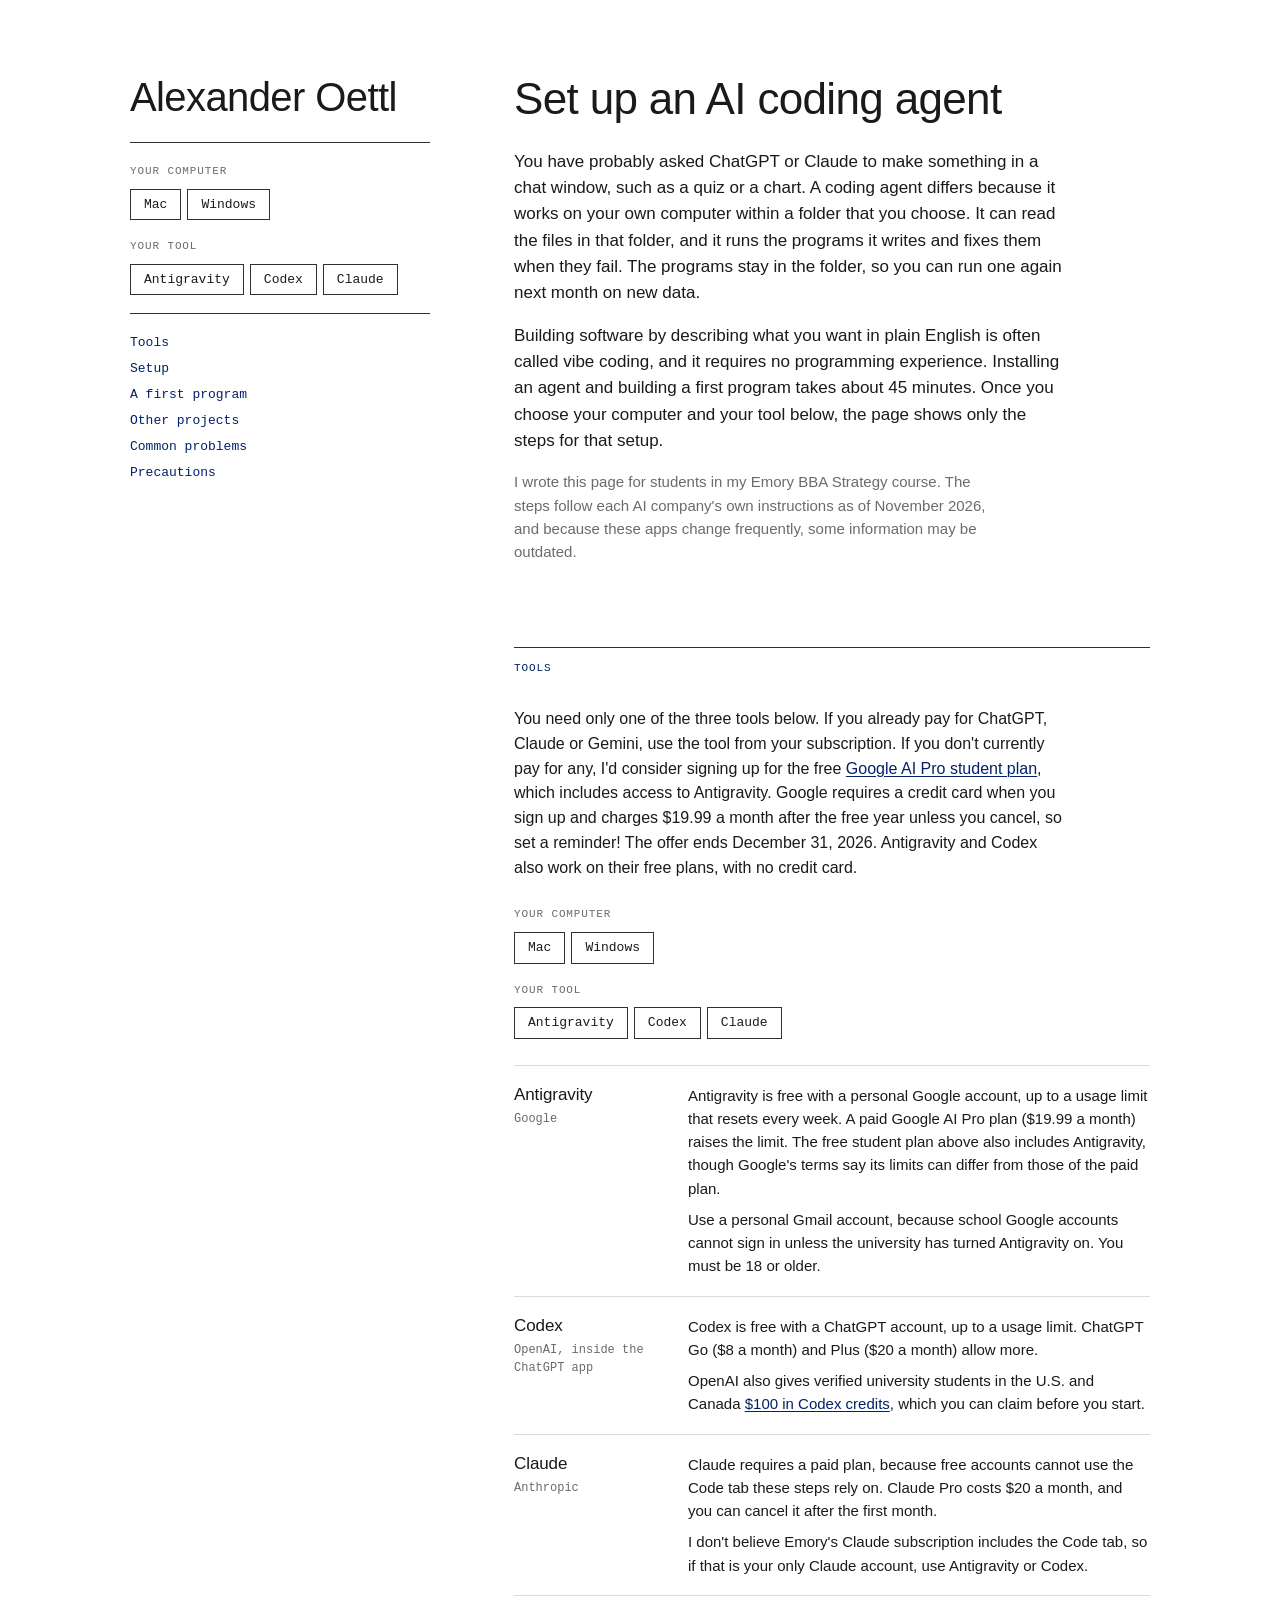
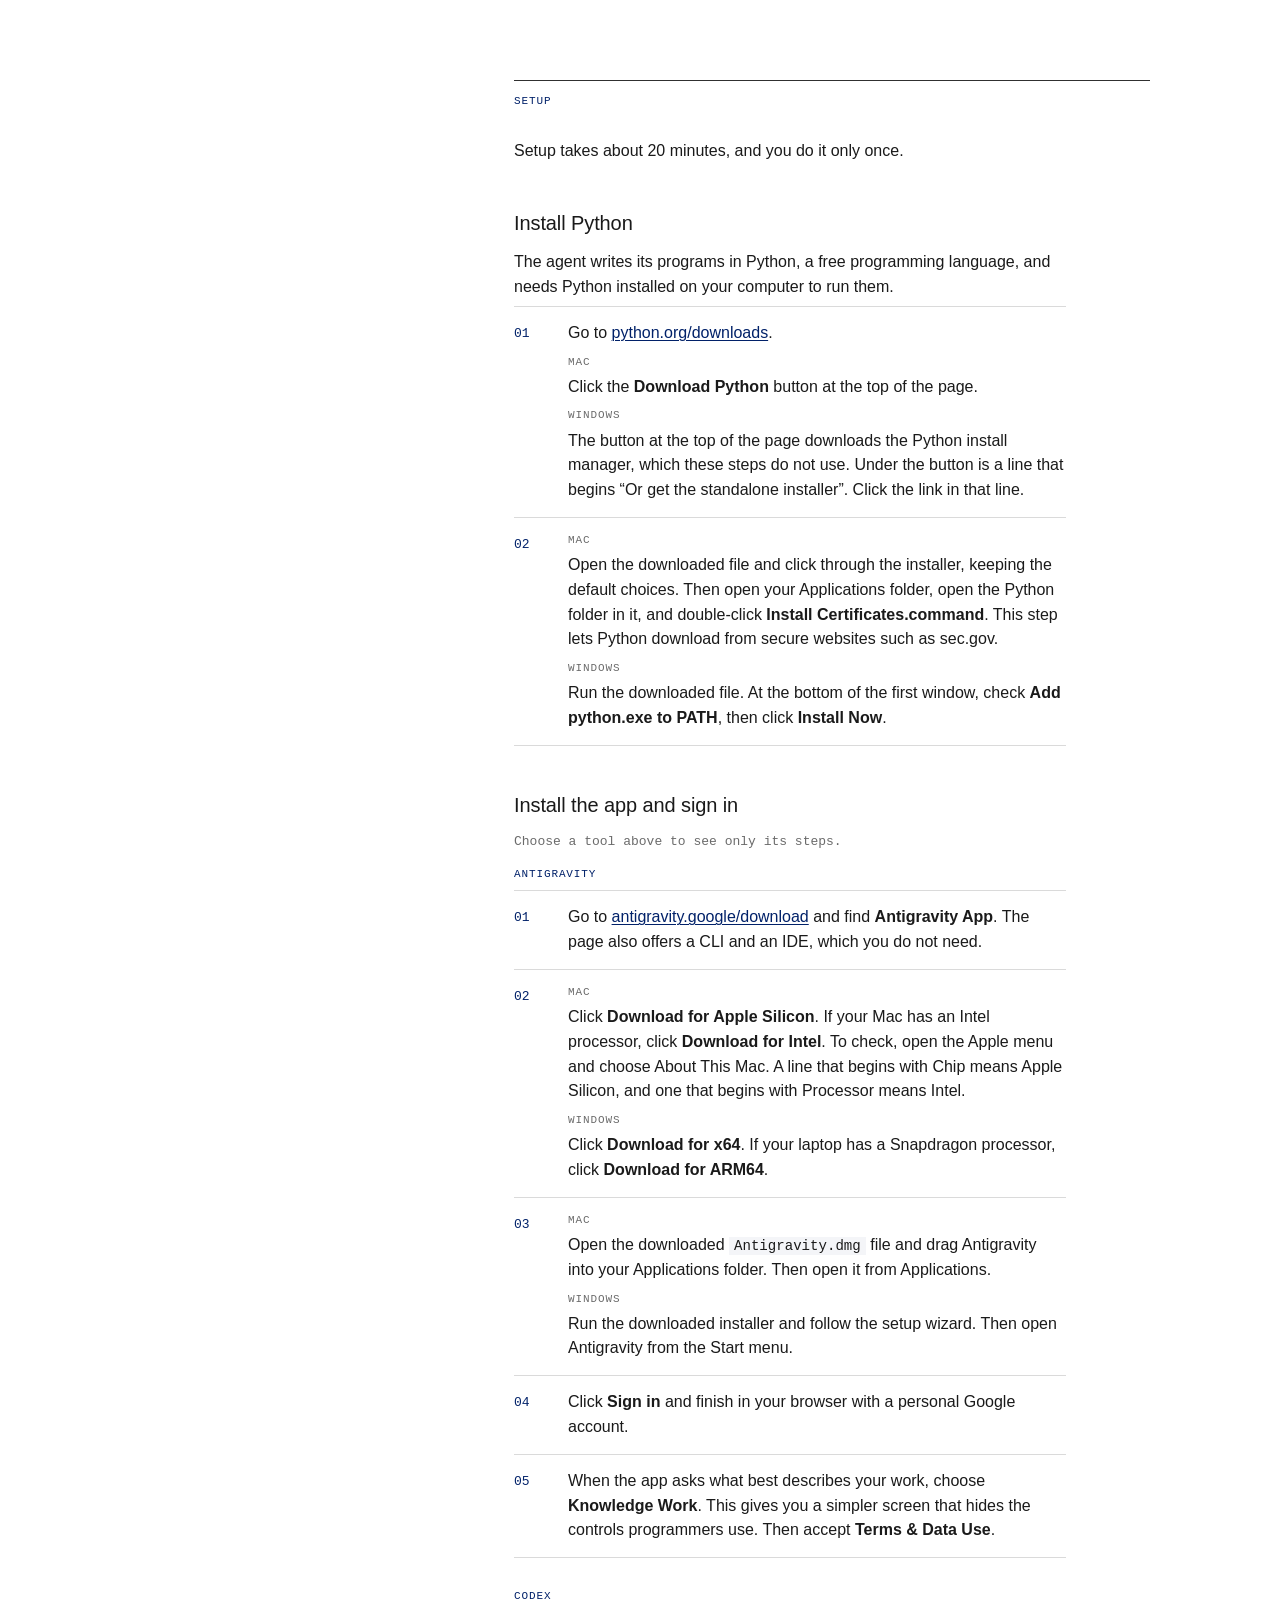
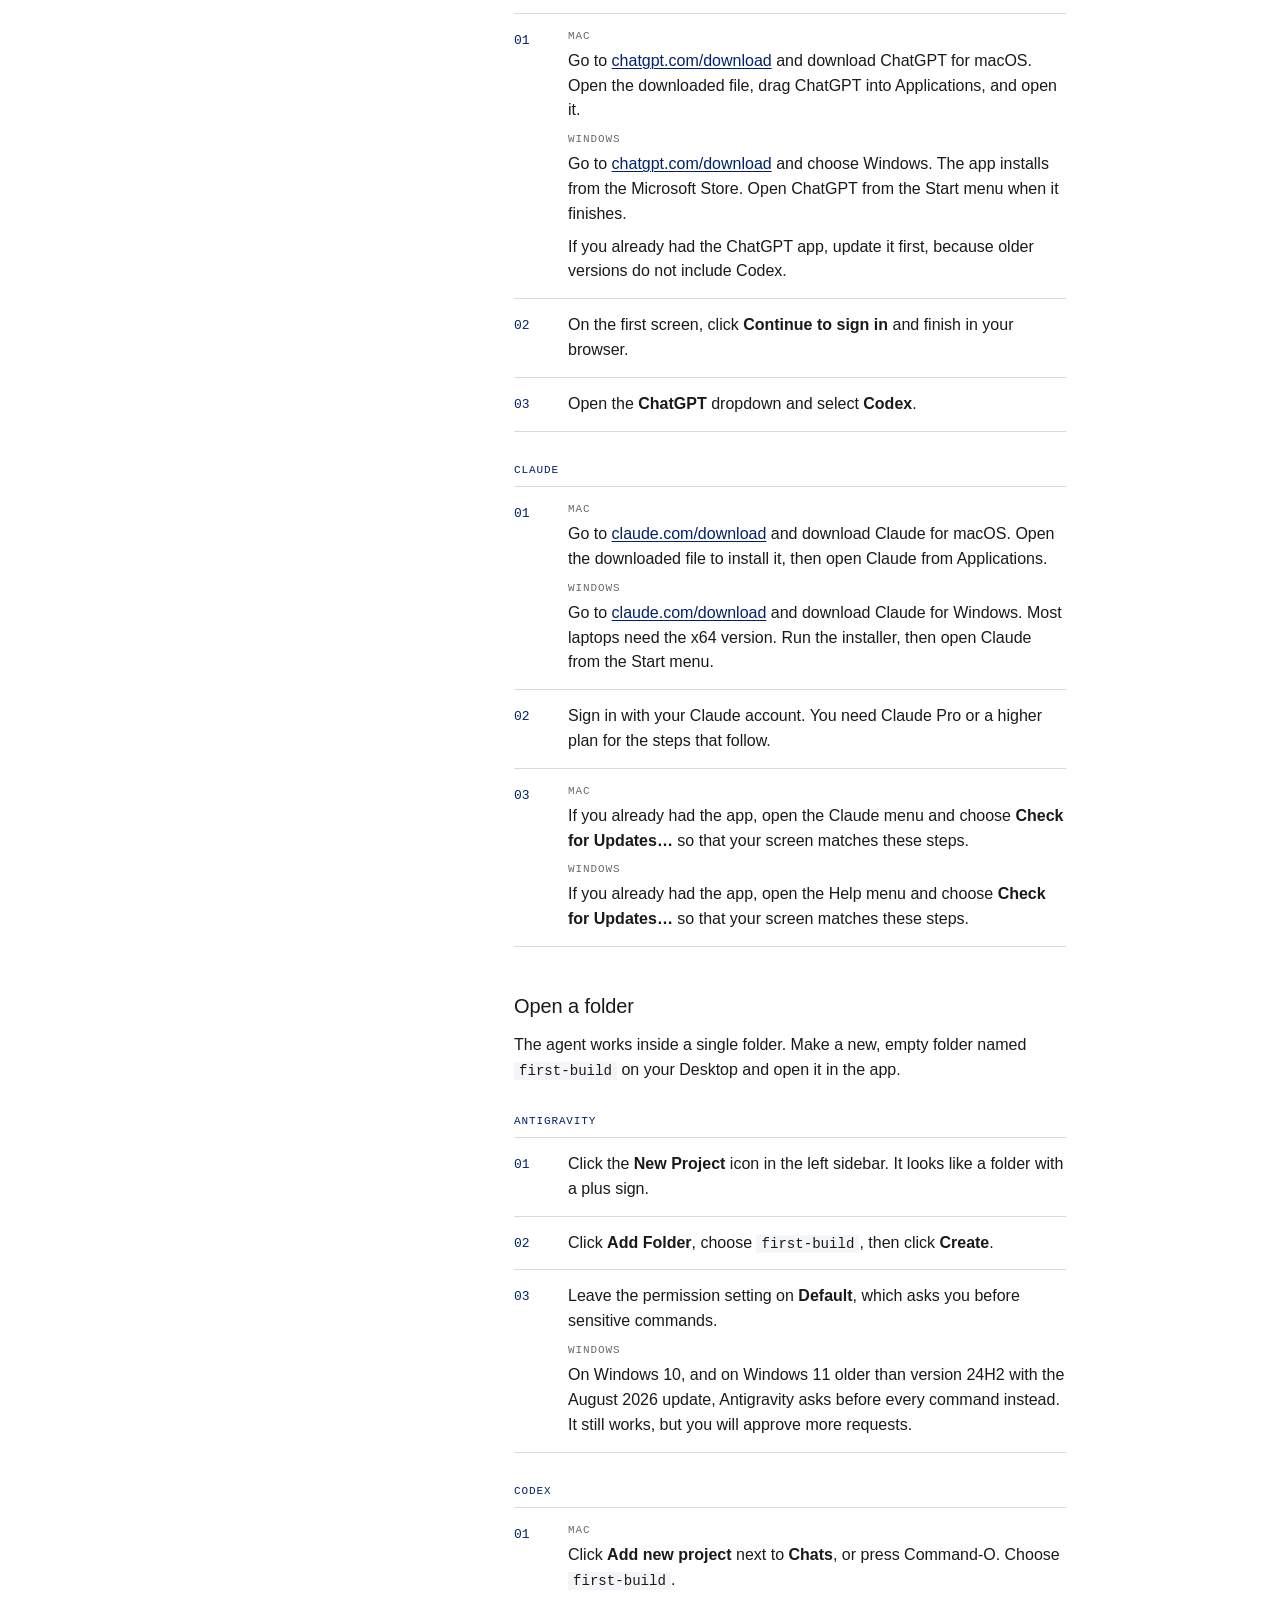
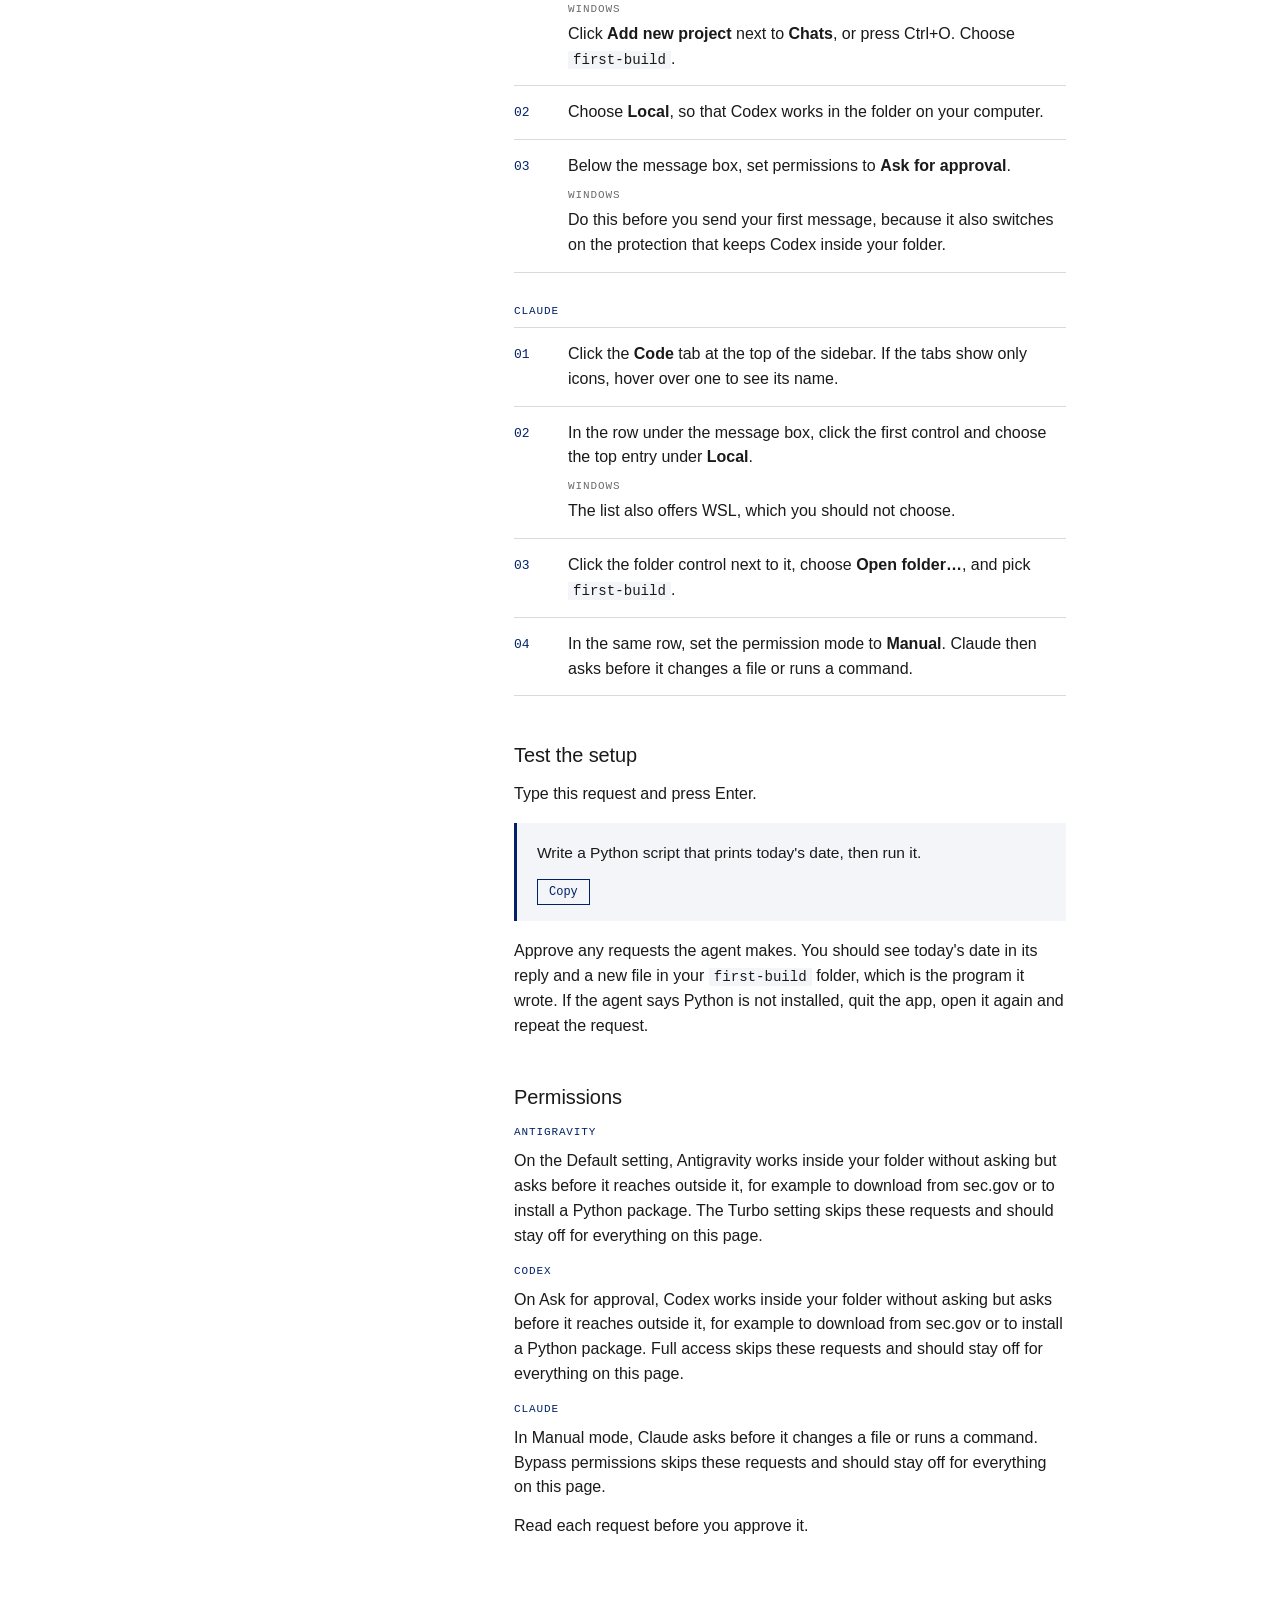
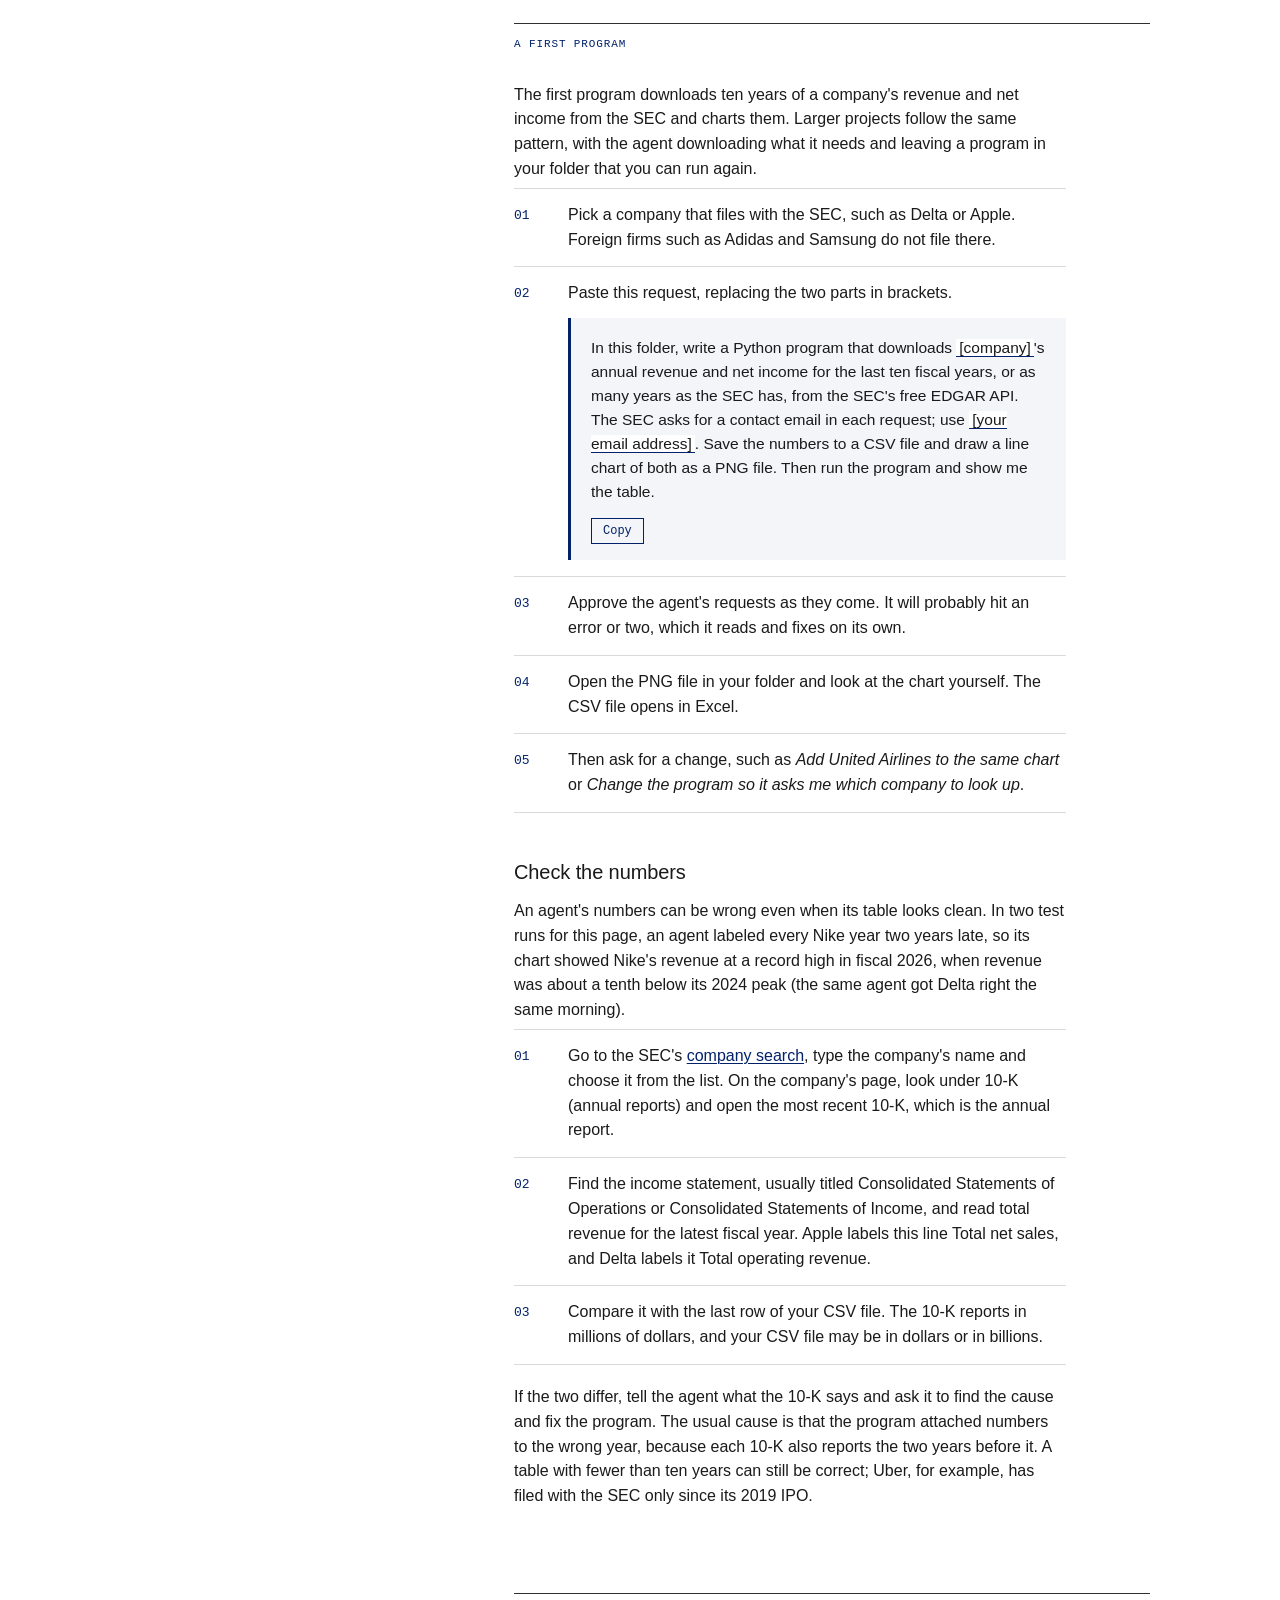
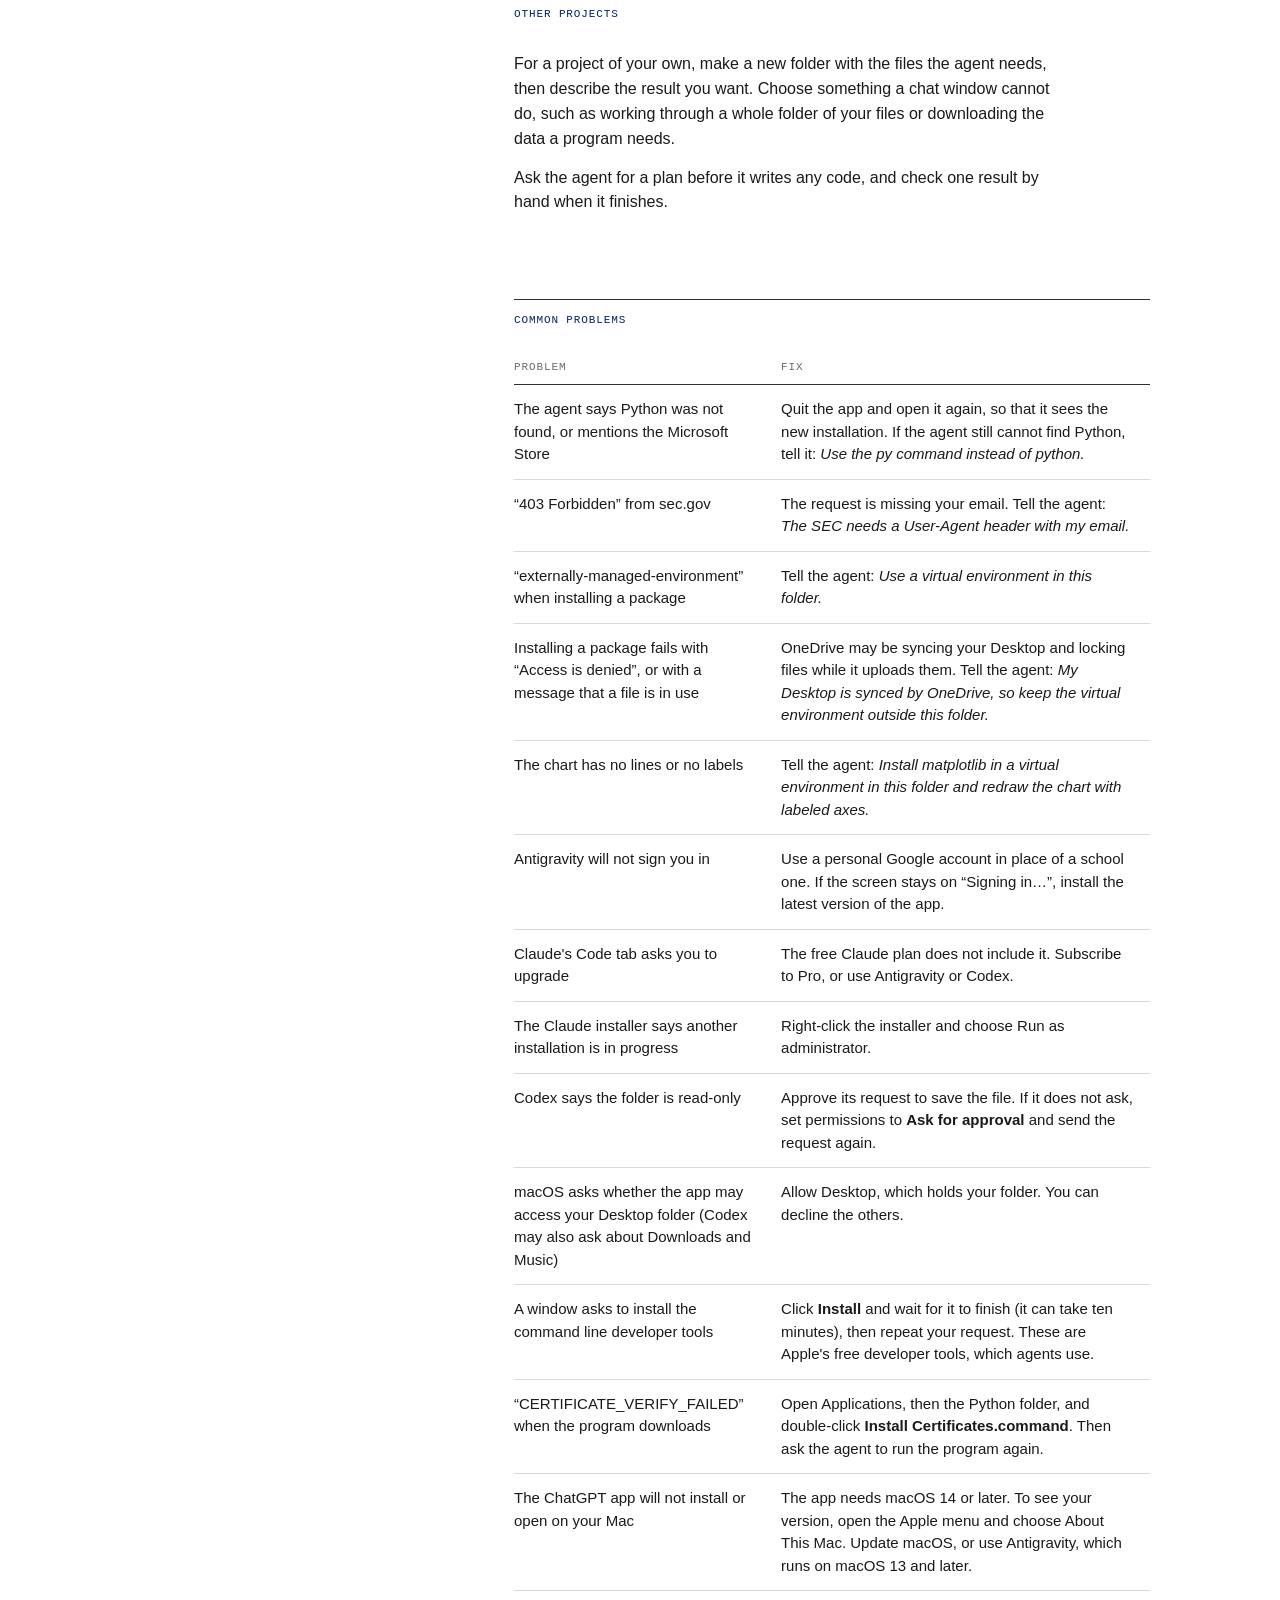
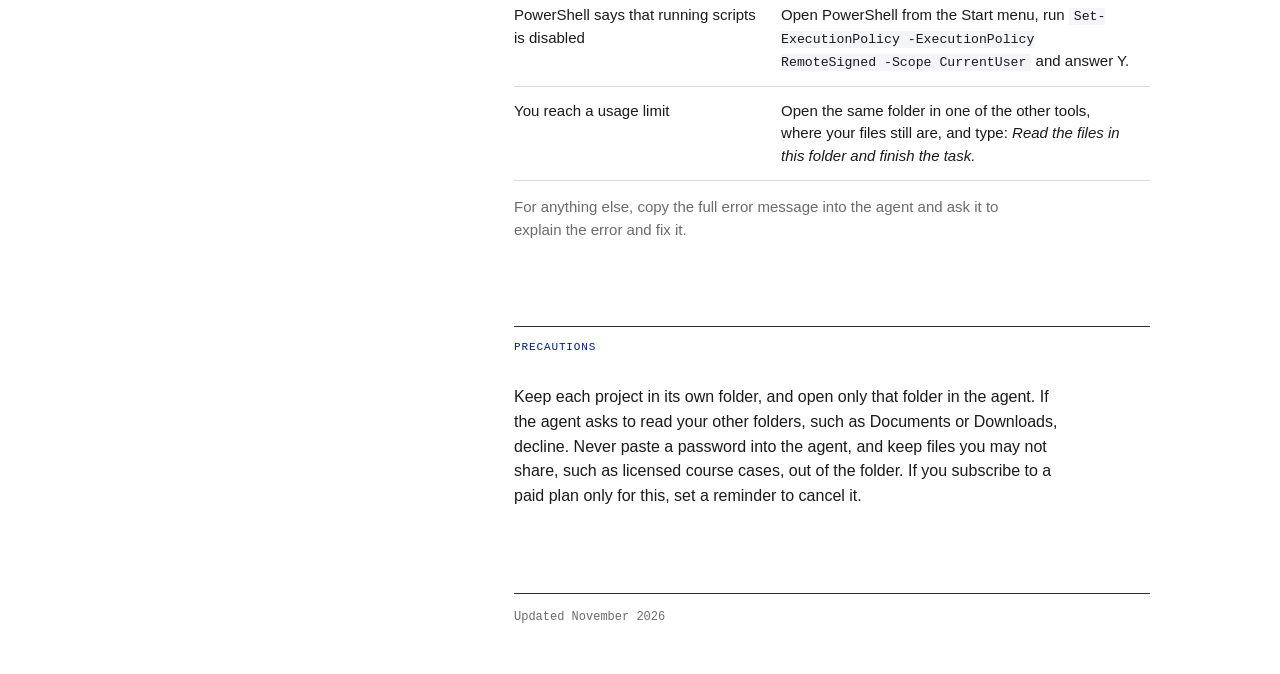
<file: vibe-coding/index.html>
<!DOCTYPE html>
<html lang="en" class="no-js">
<head>
  <meta charset="utf-8">
  <meta name="viewport" content="width=device-width, initial-scale=1">
  <meta name="robots" content="noindex">
  <title>Set up an AI coding agent — Alexander Oettl</title>
  <meta name="description" content="How to install Antigravity, Claude or Codex on a Mac or a Windows laptop and have an AI coding agent build a first program. Written for students at Emory.">
  <link rel="canonical" href="https://oettl.org/vibe-coding/">
  <link rel="icon" href="/favicon.ico?v=2" sizes="32x32">
  <link rel="icon" href="/favicon.svg?v=2" type="image/svg+xml">
  <link rel="apple-touch-icon" href="/apple-touch-icon.png?v=2">
  <link rel="stylesheet" href="/style.css">
  <link rel="stylesheet" href="guide.css">
  <meta property="og:type" content="article">
  <meta property="og:title" content="Set up an AI coding agent">
  <meta property="og:description" content="How to install Antigravity, Claude or Codex on a Mac or a Windows laptop and have an AI coding agent build a first program.">
  <meta property="og:url" content="https://oettl.org/vibe-coding/">
  <meta property="og:image" content="https://oettl.org/img/aoettl.jpg">
  <meta name="twitter:card" content="summary">
  <script src="guide.js"></script>
  <script data-goatcounter="https://oettl.goatcounter.com/count" async src="https://gc.zgo.at/count.js"></script>
</head>
<body>
<div class="page">

  <header class="rail">
    <h1><a href="/">Alexander Oettl</a></h1>

    <form class="pick" aria-label="Your setup" autocomplete="off" onsubmit="return false">
      <fieldset>
        <legend>Your computer</legend>
        <div class="opts">
          <label><input type="radio" name="os-rail" data-pick="os" value="mac"><span>Mac</span></label>
          <label><input type="radio" name="os-rail" data-pick="os" value="win"><span>Windows</span></label>
        </div>
      </fieldset>
      <fieldset>
        <legend>Your tool</legend>
        <div class="opts">
          <label><input type="radio" name="tool-rail" data-pick="tool" value="antigravity"><span>Antigravity</span></label>
          <label><input type="radio" name="tool-rail" data-pick="tool" value="codex"><span>Codex</span></label>
          <label><input type="radio" name="tool-rail" data-pick="tool" value="claude"><span>Claude</span></label>
        </div>
      </fieldset>
    </form>

    <nav aria-label="Sections">
      <ul>
        <li><a href="#tool">Tools</a></li>
        <li><a href="#setup">Setup</a></li>
        <li><a href="#first-build">A first program</a></li>
        <li><a href="#next">Other projects</a></li>
        <li><a href="#stuck">Common problems</a></li>
        <li><a href="#rules">Precautions</a></li>
      </ul>
    </nav>
  </header>

  <main>

    <header class="lede">
      <h1>Set up an AI coding agent</h1>
      <p>You have probably asked ChatGPT or Claude to make something in a chat window, such
        as a quiz or a chart. A coding agent differs because it works on your own computer within
        a folder that you choose. It can read the files in that folder, and it runs the
        programs it writes and fixes them when they fail. The programs stay in the folder, so
        you can run one again next month on new data.</p>
      <p>Building software by describing what you want in plain English is often called vibe
        coding, and it requires no programming experience. Installing an agent and building a
        first program takes about 45 minutes. Once you choose your computer and your tool
        below, the page shows only the steps for that setup.</p>
      <p class="note">I wrote this page for students in my Emory BBA Strategy course. The steps follow
        each AI company's own instructions as of November 2026, and because these apps change frequently,
        some information may be outdated.</p>
    </header>

    <section id="tool">
      <h2>Tools</h2>
      <p>You need only one of the three tools below. If you already pay for ChatGPT, Claude or
        Gemini, use the tool from your subscription. If you don't currently pay for any, I'd
        consider signing up for the free <a href="https://gemini.google/students/">Google AI Pro
        student plan</a>, which includes access to Antigravity. Google requires a credit card when
        you sign up and charges $19.99 a month after the free year unless you cancel, so set a
        reminder! The offer ends December 31, 2026. Antigravity and Codex also work on their
        free plans, with no credit card.</p>

      <form class="pick" aria-label="Your setup" autocomplete="off" onsubmit="return false">
        <fieldset>
          <legend>Your computer</legend>
          <div class="opts">
            <label><input type="radio" name="os-main" data-pick="os" value="mac"><span>Mac</span></label>
            <label><input type="radio" name="os-main" data-pick="os" value="win"><span>Windows</span></label>
          </div>
        </fieldset>
        <fieldset>
          <legend>Your tool</legend>
          <div class="opts">
            <label><input type="radio" name="tool-main" data-pick="tool" value="antigravity"><span>Antigravity</span></label>
            <label><input type="radio" name="tool-main" data-pick="tool" value="codex"><span>Codex</span></label>
            <label><input type="radio" name="tool-main" data-pick="tool" value="claude"><span>Claude</span></label>
          </div>
        </fieldset>
      </form>

      <div class="tools">
        <div class="tool" data-card="antigravity">
          <div>
            <h3>Antigravity</h3>
            <p class="maker">Google</p>
          </div>
          <div>
            <p>Antigravity is free with a personal Google account, up to a usage limit that resets
              every week. A paid Google AI Pro plan ($19.99 a month) raises the limit. The free
              student plan above also includes Antigravity, though Google's terms say its limits
              can differ from those of the paid plan.</p>
            <p>Use a personal Gmail account, because school Google accounts cannot sign in
              unless the university has turned Antigravity on. You must be 18 or older.</p>
          </div>
        </div>
        <div class="tool" data-card="codex">
          <div>
            <h3>Codex</h3>
            <p class="maker">OpenAI, inside the ChatGPT app</p>
          </div>
          <div>
            <p>Codex is free with a ChatGPT account, up to a usage limit. ChatGPT Go ($8 a month)
              and Plus ($20 a month) allow more.</p>
            <p>OpenAI also gives verified university students in the U.S. and Canada
              <a href="https://chatgpt.com/codex/students">$100 in Codex credits</a>, which you
              can claim before you start.</p>
          </div>
        </div>
        <div class="tool" data-card="claude">
          <div>
            <h3>Claude</h3>
            <p class="maker">Anthropic</p>
          </div>
          <div>
            <p>Claude requires a paid plan, because free accounts cannot use the Code tab these
              steps rely on. Claude Pro costs $20 a month, and you can cancel it after the first
              month.</p>
            <p>I don't believe Emory's Claude subscription includes the Code tab, so if that is
              your only Claude account, use Antigravity or Codex.</p>
          </div>
        </div>
      </div>
    </section>

    <section id="setup">
      <h2>Setup</h2>
      <p>Setup takes about 20 minutes, and you do it only once.</p>

      <h3>Install Python</h3>
      <p>The agent writes its programs in Python, a free programming language, and needs
        Python installed on your computer to run them.</p>
      <ol class="steps">
        <li>
          <p>Go to <a href="https://www.python.org/downloads/">python.org/downloads</a>.</p>
          <p data-for-os="mac"><span class="tag os">Mac</span>Click the <strong>Download
            Python</strong> button at the top of the page.</p>
          <p data-for-os="win"><span class="tag os">Windows</span>The button at the top of
            the page downloads the Python install manager, which these steps do not use.
            Under the button is a line that begins <q>Or get the standalone installer</q>.
            Click the link in that line.</p>
        </li>
        <li>
          <p data-for-os="mac"><span class="tag os">Mac</span>Open the downloaded file and
            click through the installer, keeping the default choices. Then open your
            Applications folder, open the Python folder in it, and double-click
            <strong>Install Certificates.command</strong>. This step lets Python download
            from secure websites such as sec.gov.</p>
          <p data-for-os="win"><span class="tag os">Windows</span>Run the downloaded file.
            At the bottom of the first window, check <strong>Add python.exe to PATH</strong>,
            then click <strong>Install Now</strong>.</p>
        </li>
      </ol>

      <h3>Install the app and sign in</h3>
      <p class="choose">Choose a tool above to see only its steps.</p>

      <div data-for-tool="antigravity">
        <span class="tag tl">Antigravity</span>
        <ol class="steps">
          <li>
            <p>Go to <a href="https://antigravity.google/download">antigravity.google/download</a>
              and find <strong>Antigravity App</strong>. The page also offers a CLI and an IDE,
              which you do not need.</p>
          </li>
          <li>
            <p data-for-os="mac"><span class="tag os">Mac</span>Click <strong>Download for Apple
              Silicon</strong>. If your Mac has an Intel processor, click <strong>Download for
              Intel</strong>. To check, open the Apple menu and choose About This Mac. A line
              that begins with Chip means Apple Silicon, and one that begins with Processor
              means Intel.</p>
            <p data-for-os="win"><span class="tag os">Windows</span>Click <strong>Download for
              x64</strong>. If your laptop has a Snapdragon processor, click <strong>Download
              for ARM64</strong>.</p>
          </li>
          <li>
            <p data-for-os="mac"><span class="tag os">Mac</span>Open the downloaded
              <code>Antigravity.dmg</code> file and drag Antigravity into your Applications
              folder. Then open it from Applications.</p>
            <p data-for-os="win"><span class="tag os">Windows</span>Run the downloaded installer
              and follow the setup wizard. Then open Antigravity from the Start menu.</p>
          </li>
          <li>
            <p>Click <strong>Sign in</strong> and finish in your browser with a personal Google
              account.</p>
          </li>
          <li>
            <p>When the app asks what best describes your work, choose <strong>Knowledge
              Work</strong>. This gives you a simpler screen that hides the controls
              programmers use. Then accept <strong>Terms &amp; Data Use</strong>.</p>
          </li>
        </ol>
      </div>

      <div data-for-tool="codex">
        <span class="tag tl">Codex</span>
        <ol class="steps">
          <li>
            <p data-for-os="mac"><span class="tag os">Mac</span>Go to
              <a href="https://chatgpt.com/download">chatgpt.com/download</a> and download
              ChatGPT for macOS. Open the downloaded file, drag ChatGPT into Applications, and
              open it.</p>
            <p data-for-os="win"><span class="tag os">Windows</span>Go to
              <a href="https://chatgpt.com/download">chatgpt.com/download</a> and choose
              Windows. The app installs from the Microsoft Store. Open ChatGPT from the Start
              menu when it finishes.</p>
            <p>If you already had the ChatGPT app, update it first, because older versions do
              not include Codex.</p>
          </li>
          <li>
            <p>On the first screen, click <strong>Continue to sign in</strong> and finish in
              your browser.</p>
          </li>
          <li>
            <p>Open the <strong>ChatGPT</strong> dropdown and select <strong>Codex</strong>.</p>
          </li>
        </ol>
      </div>

      <div data-for-tool="claude">
        <span class="tag tl">Claude</span>
        <ol class="steps">
          <li>
            <p data-for-os="mac"><span class="tag os">Mac</span>Go to
              <a href="https://claude.com/download">claude.com/download</a> and download Claude
              for macOS. Open the downloaded file to install it, then open Claude from
              Applications.</p>
            <p data-for-os="win"><span class="tag os">Windows</span>Go to
              <a href="https://claude.com/download">claude.com/download</a> and download Claude
              for Windows. Most laptops need the x64 version. Run the installer, then open
              Claude from the Start menu.</p>
          </li>
          <li>
            <p>Sign in with your Claude account. You need Claude Pro or a higher plan for the
              steps that follow.</p>
          </li>
          <li>
            <p data-for-os="mac"><span class="tag os">Mac</span>If you already had the app, open
              the Claude menu and choose <strong>Check for Updates…</strong> so that your
              screen matches these steps.</p>
            <p data-for-os="win"><span class="tag os">Windows</span>If you already had the app,
              open the Help menu and choose <strong>Check for Updates…</strong> so that your
              screen matches these steps.</p>
          </li>
        </ol>
      </div>

      <h3>Open a folder</h3>
      <p>The agent works inside a single folder. Make a new, empty folder named
        <code>first-build</code> on your Desktop and open it in the app.</p>

      <div data-for-tool="antigravity">
        <span class="tag tl">Antigravity</span>
        <ol class="steps">
          <li>
            <p>Click the <strong>New Project</strong> icon in the left sidebar. It looks like a
              folder with a plus sign.</p>
          </li>
          <li>
            <p>Click <strong>Add Folder</strong>, choose <code>first-build</code>, then click
              <strong>Create</strong>.</p>
          </li>
          <li>
            <p>Leave the permission setting on <strong>Default</strong>, which asks you before
              sensitive commands.</p>
            <p data-for-os="win"><span class="tag os">Windows</span>On Windows 10, and on
              Windows 11 older than version 24H2 with the August 2026 update, Antigravity asks
              before every command instead. It still works, but you will approve more requests.</p>
          </li>
        </ol>
      </div>

      <div data-for-tool="codex">
        <span class="tag tl">Codex</span>
        <ol class="steps">
          <li>
            <p data-for-os="mac"><span class="tag os">Mac</span>Click <strong>Add new
              project</strong> next to <strong>Chats</strong>, or press Command-O. Choose
              <code>first-build</code>.</p>
            <p data-for-os="win"><span class="tag os">Windows</span>Click <strong>Add new
              project</strong> next to <strong>Chats</strong>, or press Ctrl+O. Choose
              <code>first-build</code>.</p>
          </li>
          <li>
            <p>Choose <strong>Local</strong>, so that Codex works in the folder on your
              computer.</p>
          </li>
          <li>
            <p>Below the message box, set permissions to <strong>Ask for approval</strong>.</p>
            <p data-for-os="win"><span class="tag os">Windows</span>Do this before you send
              your first message, because it also switches on the protection that keeps Codex
              inside your folder.</p>
          </li>
        </ol>
      </div>

      <div data-for-tool="claude">
        <span class="tag tl">Claude</span>
        <ol class="steps">
          <li>
            <p>Click the <strong>Code</strong> tab at the top of the sidebar. If the tabs show
              only icons, hover over one to see its name.</p>
          </li>
          <li>
            <p>In the row under the message box, click the first control and choose the top
              entry under <strong>Local</strong>.</p>
            <p data-for-os="win"><span class="tag os">Windows</span>The list also offers WSL,
              which you should not choose.</p>
          </li>
          <li>
            <p>Click the folder control next to it, choose <strong>Open folder…</strong>, and
              pick <code>first-build</code>.</p>
          </li>
          <li>
            <p>In the same row, set the permission mode to <strong>Manual</strong>. Claude then
              asks before it changes a file or runs a command.</p>
          </li>
        </ol>
      </div>

      <h3>Test the setup</h3>
      <p>Type this request and press Enter.</p>
      <div class="prompt">
        <p>Write a Python script that prints today's date, then run it.</p>
        <button type="button">Copy</button>
      </div>
      <p>Approve any requests the agent makes. You should see today's date in its reply and a
        new file in your <code>first-build</code> folder, which is the program it wrote. If the
        agent says Python is not installed, quit the app, open it again and repeat the
        request.</p>

      <h3>Permissions</h3>
      <p data-for-tool="antigravity"><span class="tag tl">Antigravity</span>On the Default
        setting, Antigravity works inside your folder without asking but asks before it reaches
        outside it, for example to download from sec.gov or to install a Python package. The
        Turbo setting skips these requests and should stay off for everything on this page.</p>
      <p data-for-tool="codex"><span class="tag tl">Codex</span>On Ask for approval, Codex
        works inside your folder without asking but asks before it reaches outside it, for
        example to download from sec.gov or to install a Python package. Full access skips
        these requests and should stay off for everything on this page.</p>
      <p data-for-tool="claude"><span class="tag tl">Claude</span>In Manual mode, Claude asks
        before it changes a file or runs a command. Bypass permissions skips these requests and
        should stay off for everything on this page.</p>
      <p>Read each request before you approve it.</p>
    </section>

    <section id="first-build">
      <h2>A first program</h2>
      <p>The first program downloads ten years of a company's revenue and net income from the
        SEC and charts them. Larger projects follow the same pattern, with the agent
        downloading what it needs and leaving a program in your folder that you can run
        again.</p>
      <ol class="steps">
        <li>
          <p>Pick a company that files with the SEC, such as Delta or Apple. Foreign firms such
            as Adidas and Samsung do not file there.</p>
        </li>
        <li>
          <p>Paste this request, replacing the two parts in brackets.</p>
          <div class="prompt">
            <p>In this folder, write a Python program that downloads
              <span class="slot">[company]</span>'s annual revenue and net income for the last
              ten fiscal years, or as many years as the SEC has, from the SEC's free EDGAR API.
              The SEC asks for a contact email in each request; use
              <span class="slot">[your email address]</span>. Save the numbers to a CSV file and
              draw a line chart of both as a PNG file. Then run the program and show me the
              table.</p>
            <button type="button">Copy</button>
          </div>
        </li>
        <li>
          <p>Approve the agent's requests as they come. It will probably hit an error or two,
            which it reads and fixes on its own.</p>
        </li>
        <li>
          <p>Open the PNG file in your folder and look at the chart yourself. The CSV file
            opens in Excel.</p>
        </li>
        <li>
          <p>Then ask for a change, such as <em>Add United Airlines to the same chart</em> or
            <em>Change the program so it asks me which company to look up</em>.</p>
        </li>
      </ol>

      <h3>Check the numbers</h3>
      <p>An agent's numbers can be wrong even when its table looks clean. In two test runs for
        this page, an agent labeled every Nike year two years late, so its chart showed Nike's
        revenue at a record high in fiscal 2026, when revenue was about a tenth below its 2024
        peak (the same agent got Delta right the same morning).</p>
      <ol class="steps">
        <li>
          <p>Go to the SEC's
            <a href="https://www.sec.gov/edgar/searchedgar/companysearch">company search</a>,
            type the company's name and choose it from the list. On the company's page, look
            under 10-K (annual reports) and open the most recent 10-K, which is the annual
            report.</p>
        </li>
        <li>
          <p>Find the income statement, usually titled Consolidated Statements of Operations or
            Consolidated Statements of Income, and read total revenue for the latest fiscal
            year. Apple labels this line Total net sales, and Delta labels it Total operating
            revenue.</p>
        </li>
        <li>
          <p>Compare it with the last row of your CSV file. The 10-K reports in millions of
            dollars, and your CSV file may be in dollars or in billions.</p>
        </li>
      </ol>
      <p>If the two differ, tell the agent what the 10-K says and ask it to find the cause and
        fix the program. The usual cause is that the program attached numbers to the wrong
        year, because each 10-K also reports the two years before it. A table with fewer than
        ten years can still be correct; Uber, for example, has filed with the SEC only since its
        2019 IPO.</p>
    </section>

    <section id="next">
      <h2>Other projects</h2>
      <p>For a project of your own, make a new folder with the files the agent needs, then
        describe the result you want. Choose something a chat window cannot do, such as working
        through a whole folder of your files or downloading the data a program needs.</p>
      <p>Ask the agent for a plan before it writes any code, and check one result by hand when
        it finishes.</p>
    </section>

    <section id="stuck">
      <h2>Common problems</h2>
      <table class="fix">
        <thead>
          <tr><th>Problem</th><th>Fix</th></tr>
        </thead>
        <tbody>
          <tr data-for-os="win">
            <td>The agent says Python was not found, or mentions the Microsoft Store</td>
            <td>Quit the app and open it again, so that it sees the new installation. If the
              agent still cannot find Python, tell it: <em>Use the py command instead of
              python.</em></td>
          </tr>
          <tr>
            <td><q>403 Forbidden</q> from sec.gov</td>
            <td>The request is missing your email. Tell the agent: <em>The SEC needs a
              User-Agent header with my email.</em></td>
          </tr>
          <tr>
            <td><q>externally-managed-environment</q> when installing a package</td>
            <td>Tell the agent: <em>Use a virtual environment in this folder.</em></td>
          </tr>
          <tr data-for-os="win">
            <td>Installing a package fails with <q>Access is denied</q>, or with a message
              that a file is in use</td>
            <td>OneDrive may be syncing your Desktop and locking files while it uploads them.
              Tell the agent: <em>My Desktop is synced by OneDrive, so keep the virtual
              environment outside this folder.</em></td>
          </tr>
          <tr>
            <td>The chart has no lines or no labels</td>
            <td>Tell the agent: <em>Install matplotlib in a virtual environment in this folder
              and redraw the chart with labeled axes.</em></td>
          </tr>
          <tr data-for-tool="antigravity">
            <td>Antigravity will not sign you in</td>
            <td>Use a personal Google account in place of a school one. If the screen stays on
              <q>Signing in…</q>, install the latest version of the app.</td>
          </tr>
          <tr data-for-tool="claude">
            <td>Claude's Code tab asks you to upgrade</td>
            <td>The free Claude plan does not include it. Subscribe to Pro, or use Antigravity
              or Codex.</td>
          </tr>
          <tr data-for-tool="claude" data-for-os="win">
            <td>The Claude installer says another installation is in progress</td>
            <td>Right-click the installer and choose Run as administrator.</td>
          </tr>
          <tr data-for-tool="codex">
            <td>Codex says the folder is read-only</td>
            <td>Approve its request to save the file. If it does not ask, set permissions to
              <strong>Ask for approval</strong> and send the request again.</td>
          </tr>
          <tr data-for-os="mac">
            <td>macOS asks whether the app may access your Desktop folder<span data-for-tool="codex">
              (Codex may also ask about Downloads and Music)</span></td>
            <td>Allow Desktop, which holds your folder.<span data-for-tool="codex"> You can
              decline the others.</span></td>
          </tr>
          <tr data-for-os="mac">
            <td>A window asks to install the command line developer tools</td>
            <td>Click <strong>Install</strong> and wait for it to finish (it can take ten
              minutes), then repeat your request. These are Apple's free developer tools, which
              agents use.</td>
          </tr>
          <tr data-for-os="mac">
            <td><q>CERTIFICATE_VERIFY_FAILED</q> when the program downloads</td>
            <td>Open Applications, then the Python folder, and double-click <strong>Install
              Certificates.command</strong>. Then ask the agent to run the program again.</td>
          </tr>
          <tr data-for-tool="codex" data-for-os="mac">
            <td>The ChatGPT app will not install or open on your Mac</td>
            <td>The app needs macOS 14 or later. To see your version, open the Apple menu and
              choose About This Mac. Update macOS, or use Antigravity, which runs on macOS 13
              and later.</td>
          </tr>
          <tr data-for-os="win">
            <td>PowerShell says that running scripts is disabled</td>
            <td>Open PowerShell from the Start menu, run
              <code>Set-ExecutionPolicy -ExecutionPolicy RemoteSigned -Scope CurrentUser</code>
              and answer Y.</td>
          </tr>
          <tr>
            <td>You reach a usage limit</td>
            <td>Open the same folder in one of the other tools, where your files still are, and
              type: <em>Read the files in this folder and finish the task.</em></td>
          </tr>
        </tbody>
      </table>
      <p class="note">For anything else, copy the full error message into the agent and ask it
        to explain the error and fix it.</p>
    </section>

    <section id="rules">
      <h2>Precautions</h2>
      <p>Keep each project in its own folder, and open only that folder in the agent. If the
        agent asks to read your other folders, such as Documents or Downloads, decline. Never
        paste a password into the agent, and keep files you may not share, such as licensed
        course cases, out of the folder. If you subscribe to a paid plan only for this, set a
        reminder to cancel it.</p>
    </section>

    <footer>
      <p class="colophon">Updated November 2026</p>
    </footer>

  </main>

</div>
</body>
</html>
</file>
<file: style.css>
/* oettl.org — hand-set, no framework.
   Palette: paper, ink, one accent (Emory Blue, PMS 280). */

:root {
  --paper: #ffffff;
  --ink: #1a1a1a;
  --muted: #6b6b6b;
  --accent: #012169;
  --rule: rgba(26, 26, 26, 0.9);
  --sans: "Helvetica Neue", Helvetica, Arial, system-ui, sans-serif;
  --mono: "SF Mono", SFMono-Regular, Menlo, Consolas, "Liberation Mono", monospace;
}

* { margin: 0; padding: 0; box-sizing: border-box; }

html { -webkit-text-size-adjust: 100%; }

body {
  font-family: var(--sans);
  font-size: 16px;
  line-height: 1.5;
  background: var(--paper);
  color: var(--ink);
  -webkit-font-smoothing: antialiased;
}

::selection { background: var(--accent); color: #fff; }

img { max-width: 100%; height: auto; display: block; }

a { color: var(--accent); }
a:focus-visible { outline: 2px solid var(--accent); outline-offset: 2px; }

/* ---- frame ---- */

.page {
  max-width: 1100px;
  margin: 0 auto;
  padding: 76px 40px 48px;
  display: grid;
  grid-template-columns: 300px minmax(0, 640px);
  gap: 0 84px;
  justify-content: space-between;
}

/* ---- rail ---- */

.rail {
  position: sticky;
  top: 76px;
  align-self: start;
}

.rail h1 {
  font-size: 40px;
  line-height: 1.05;
  font-weight: 500;
  letter-spacing: -0.015em;
  margin-bottom: 24px;
}

.rail .role {
  font-size: 14px;
  line-height: 1.45;
  margin-bottom: 10px;
}

.rail .affil {
  font-size: 14px;
  line-height: 1.45;
  color: var(--muted);
}

.rail .portrait { margin: 30px 0; }

.rail nav ul,
.rail .contact {
  list-style: none;
  font-family: var(--mono);
  font-size: 13px;
  line-height: 2;
}

.rail nav { margin-bottom: 22px; }

.rail nav a,
.rail .contact a {
  color: var(--accent);
  text-decoration: none;
}

.rail nav a:hover,
.rail .contact a:hover {
  text-decoration: underline;
  text-underline-offset: 3px;
}

.rail .contact { border-top: 1px solid var(--rule); padding-top: 20px; }

/* ---- content ---- */

section { margin-bottom: 92px; }

h2 {
  font-family: var(--mono);
  font-size: 11px;
  font-weight: 400;
  letter-spacing: 0.08em;
  text-transform: uppercase;
  color: var(--accent);
  border-top: 1px solid var(--rule);
  padding-top: 12px;
  margin-bottom: 44px;
}

#about p {
  font-size: 17px;
  line-height: 1.55;
  max-width: 60ch;
}

#about p + p { margin-top: 18px; }

#about a { text-decoration: underline; text-underline-offset: 2px; text-decoration-thickness: 1px; }

/* ---- paper entries ---- */

.paper {
  display: grid;
  grid-template-columns: 180px minmax(0, 1fr);
  gap: 0 28px;
  margin-bottom: 60px;
}

.paper.nofig { grid-template-columns: minmax(0, 1fr); }

.paper figure { align-self: start; }

.paper .year {
  font-family: var(--mono);
  font-size: 12px;
  color: var(--muted);
  margin-bottom: 8px;
}

.paper h3 {
  font-size: 17px;
  font-weight: 500;
  line-height: 1.35;
  margin-bottom: 5px;
  text-wrap: balance;
}

.paper .authors {
  font-size: 15px;
  color: var(--muted);
  margin-bottom: 5px;
}

.paper .venue {
  font-size: 14px;
  margin-bottom: 10px;
}

.paper .links {
  font-family: var(--mono);
  font-size: 13px;
  display: flex;
  flex-wrap: wrap;
  gap: 4px 20px;
}

.paper .links a { text-decoration: none; }
.paper .links a:hover { text-decoration: underline; text-underline-offset: 3px; }

.paper details { margin-top: 12px; }

.paper summary {
  font-family: var(--mono);
  font-size: 13px;
  color: var(--muted);
  cursor: pointer;
  width: fit-content;
}

.paper summary::marker { color: var(--muted); }
.paper summary:hover { color: var(--ink); }

.paper details[open] summary { color: var(--ink); margin-bottom: 10px; }

.paper details p {
  font-size: 15px;
  line-height: 1.55;
  max-width: 58ch;
}

/* ---- book chapters ---- */

.chapters { list-style: none; }

.chapters li {
  font-size: 15px;
  line-height: 1.5;
  margin-bottom: 18px;
  max-width: 62ch;
}

.chapters .meta { color: var(--muted); }

.chapters a {
  font-family: var(--mono);
  font-size: 13px;
  text-decoration: none;
  white-space: nowrap;
}

.chapters a:hover { text-decoration: underline; text-underline-offset: 3px; }

/* ---- footer ---- */

footer {
  border-top: 1px solid var(--rule);
  padding-top: 14px;
  font-family: var(--mono);
  font-size: 12px;
  color: var(--muted);
}

footer a { color: var(--muted); }
footer a:hover { color: var(--accent); }

/* ---- small screens ---- */

@media (max-width: 880px) {
  .page {
    display: block;
    padding: 44px 20px 40px;
  }

  .rail {
    position: static;
    margin-bottom: 72px;
  }

  .rail h1 { font-size: 32px; }

  .rail .portrait { max-width: 220px; }

  .paper {
    grid-template-columns: minmax(0, 1fr);
    gap: 14px 0;
  }

  .paper figure { grid-row: auto; max-width: 320px; }

  section { margin-bottom: 72px; }
}

/* ---- standalone card home ---- */

.solo {
  max-width: 1100px;
  margin: 0 auto;
  min-height: 100vh;
  padding: 48px 40px 40px;
  display: flex;
  flex-direction: column;
}

.solo .card {
  margin: auto 0;
  display: grid;
  grid-template-columns: minmax(0, 560px) 300px;
  gap: 84px;
  justify-content: space-between;
  align-items: start;
  padding-bottom: 56px;
}

.solo h1 {
  font-size: 56px;
  line-height: 1.03;
  font-weight: 500;
  letter-spacing: -0.015em;
  margin-bottom: 30px;
}

.solo .role { font-size: 15px; line-height: 1.5; margin-bottom: 12px; }

.solo .affil { font-size: 15px; line-height: 1.5; color: var(--muted); margin-bottom: 30px; }

.solo .bio { font-size: 17px; line-height: 1.55; max-width: 52ch; margin-bottom: 38px; }

.solo .go { list-style: none; font-family: var(--mono); font-size: 14px; line-height: 2.1; margin-bottom: 30px; }
.solo .go a, .solo .contact a { color: var(--accent); text-decoration: none; }
.solo .go a:hover, .solo .contact a:hover { text-decoration: underline; text-underline-offset: 3px; }

.solo .contact {
  list-style: none;
  font-family: var(--mono);
  font-size: 13px;
  line-height: 2.1;
  border-top: 1px solid var(--rule);
  padding-top: 18px;
}

.solo footer {
  border-top: 1px solid var(--rule);
  padding-top: 14px;
  font-family: var(--mono);
  font-size: 12px;
  color: var(--muted);
}

@media (max-width: 880px) {
  .solo { padding: 40px 20px 32px; }
  .solo .card { display: block; margin: 24px 0 48px; }
  .solo h1 { font-size: 38px; }
  .solo .card .portrait { max-width: 220px; margin-bottom: 36px; }
}

/* rail extras for split-site pages */

.rail h1 a { color: inherit; text-decoration: none; }

/* ---- print ---- */

@media print {
  body { font-size: 11pt; }
  .page { display: block; max-width: none; padding: 0; }
  .rail { position: static; margin-bottom: 2em; }
  .rail nav, .rail .portrait { display: none; }
  .paper { break-inside: avoid; grid-template-columns: 110pt 1fr; }
  .paper figure { max-width: 100pt; }
  a { color: #000; text-decoration: none; }
  .colophon { display: none; }
}
</file>
<file: vibe-coding/guide.css>
/* oettl.org/vibe-coding — additions to /style.css.
   Same palette: paper, ink, one accent (Emory Blue). */

:root {
  --wash: #f4f5f8;
  --hair: rgba(26, 26, 26, 0.16);
}

html { scroll-behavior: smooth; scroll-padding-top: 24px; }

/* ---- lede ---- */

.lede { margin-bottom: 84px; }

.lede h1 {
  font-size: 44px;
  line-height: 1.06;
  font-weight: 500;
  letter-spacing: -0.015em;
  margin-bottom: 26px;
  text-wrap: balance;
}

.lede p {
  font-size: 17px;
  line-height: 1.55;
  max-width: 58ch;
}

.lede p + p { margin-top: 16px; }

.lede .note { font-size: 15px; }

/* ---- running text ---- */

main section { margin-bottom: 84px; }

main h2 { margin-bottom: 30px; }

main h3 {
  font-size: 20px;
  font-weight: 500;
  line-height: 1.3;
  letter-spacing: -0.005em;
  margin: 46px 0 14px;
}

main h2 + h3 { margin-top: 0; }

main section p,
main section li {
  font-size: 16px;
  line-height: 1.55;
  max-width: 62ch;
}

main section p + p { margin-top: 14px; }

main section a { text-decoration: underline; text-underline-offset: 2px; text-decoration-thickness: 1px; }

main section ul { list-style: none; margin: 12px 0 0; }

main section ul > li {
  position: relative;
  padding-left: 22px;
  margin-bottom: 8px;
}

main section ul > li::before {
  content: "";
  position: absolute;
  left: 0;
  top: 0.78em;
  width: 10px;
  border-top: 1px solid var(--ink);
}

code, kbd {
  font-family: var(--mono);
  font-size: 0.88em;
  background: var(--wash);
  padding: 1px 5px;
}

code { white-space: nowrap; }
.fix code { white-space: normal; overflow-wrap: anywhere; }

.note {
  font-size: 15px;
  color: var(--muted);
  margin-top: 14px;
}

/* ---- numbered steps ---- */

ol.steps {
  list-style: none;
  counter-reset: step;
  margin-top: 6px;
}

ol.steps > li {
  counter-increment: step;
  position: relative;
  padding: 14px 0 14px 54px;
  border-top: 1px solid var(--hair);
}

ol.steps > li:last-child { border-bottom: 1px solid var(--hair); }

ol.steps > li::before {
  content: counter(step, decimal-leading-zero);
  position: absolute;
  left: 0;
  top: 17px;
  font-family: var(--mono);
  font-size: 13px;
  color: var(--accent);
}

/* a column with a gap, so a hidden Mac or Windows line leaves no extra space */
ol.steps > li { display: flex; flex-direction: column; gap: 8px; }

ol.steps > li > p,
ol.steps > li > p + p { margin-top: 0; }

ol.steps .prompt { margin: 4px 0 2px; }

main section ol.steps + p { margin-top: 20px; }

/* ---- setup picker ---- */

.pick { font-family: var(--mono); font-size: 13px; }

.pick fieldset { border: 0; min-width: 0; margin-bottom: 18px; }

.pick legend {
  font-size: 11px;
  letter-spacing: 0.08em;
  text-transform: uppercase;
  color: var(--muted);
  margin-bottom: 9px;
  padding: 0;
}

.pick .opts { display: flex; flex-wrap: wrap; gap: 6px; }

.pick label { position: relative; }

.pick input {
  position: absolute;
  opacity: 0;
  width: 100%;
  height: 100%;
  margin: 0;
  cursor: pointer;
}

.pick span {
  display: block;
  padding: 7px 13px;
  border: 1px solid var(--rule);
  line-height: 1.2;
}

.pick input:hover + span { background: var(--wash); }

.pick input:checked + span {
  background: var(--accent);
  border-color: var(--accent);
  color: #fff;
}

.pick input:focus-visible + span { outline: 2px solid var(--accent); outline-offset: 2px; }

.rail .pick { border-top: 1px solid var(--rule); padding-top: 20px; margin-bottom: 4px; }

.rail nav { border-top: 1px solid var(--rule); padding-top: 16px; }

main .pick { margin: 26px 0 4px; }

.no-js .pick { display: none; }

/* ---- tool cards ---- */

.tools { margin-top: 26px; }

.tool {
  display: grid;
  grid-template-columns: 150px minmax(0, 1fr);
  gap: 0 24px;
  padding: 18px 0;
  border-top: 1px solid var(--hair);
}

.tool:last-child { border-bottom: 1px solid var(--hair); }

.tool h3 { margin: 0; font-size: 17px; }

.tool .maker {
  font-family: var(--mono);
  font-size: 12px;
  color: var(--muted);
  margin-top: 4px;
}

.tool p { font-size: 15px; }

.tool p + p { margin-top: 8px; }

/* ---- variants (computer and tool) ---- */

.tag {
  display: block;
  font-family: var(--mono);
  font-size: 11px;
  letter-spacing: 0.08em;
  text-transform: uppercase;
  color: var(--muted);
  margin-bottom: 4px;
}

html[data-os="mac"] [data-for-os="win"],
html[data-os="win"] [data-for-os="mac"],
html[data-tool="antigravity"] [data-for-tool]:not([data-for-tool="antigravity"]),
html[data-tool="claude"] [data-for-tool]:not([data-for-tool="claude"]),
html[data-tool="codex"] [data-for-tool]:not([data-for-tool="codex"]) {
  display: none !important;
}

/* before a tool is chosen, all three sets of steps show, each under its name */
html:not([data-tool]) div[data-for-tool] { margin-top: 30px; }
html:not([data-tool]) .choose + div[data-for-tool] { margin-top: 0; }
.tag.tl { color: var(--accent); margin-bottom: 8px; }

/* once a tool is chosen, the other two tool cards fade */
html[data-tool] .tool { opacity: 0.5; transition: opacity 0.15s; }
html[data-tool="antigravity"] .tool[data-card="antigravity"],
html[data-tool="claude"] .tool[data-card="claude"],
html[data-tool="codex"] .tool[data-card="codex"] { opacity: 1; }

/* once a choice is made the labels are redundant */
html[data-os] [data-for-os] > .tag.os,
html[data-tool] [data-for-tool] > .tag.tl { display: none; }

.choose {
  font-family: var(--mono);
  font-size: 13px;
  color: var(--muted);
  margin: 0 0 14px;
}

html[data-tool] .choose,
.no-js .choose { display: none; }

/* ---- prompts ---- */

.prompt {
  position: relative;
  background: var(--wash);
  border-left: 3px solid var(--accent);
  padding: 18px 20px 16px;
  margin: 16px 0 18px;
  max-width: 62ch;
}

.prompt p { font-size: 15.5px; line-height: 1.55; max-width: none; }

.prompt .slot {
  background: #fff;
  border-bottom: 1px solid var(--accent);
  padding: 0 3px;
}

.prompt button {
  display: block;
  margin-top: 14px;
  font-family: var(--mono);
  font-size: 12px;
  color: var(--accent);
  background: none;
  border: 1px solid var(--accent);
  padding: 5px 11px;
  cursor: pointer;
}

.prompt button:hover { background: var(--accent); color: #fff; }

.no-js .prompt button { display: none; }

/* ---- tables ---- */

.fix {
  width: 100%;
  border-collapse: collapse;
  margin-top: 8px;
  font-size: 15px;
}

.fix th {
  font-family: var(--mono);
  font-size: 11px;
  font-weight: 400;
  letter-spacing: 0.08em;
  text-transform: uppercase;
  color: var(--muted);
  text-align: left;
  padding: 0 16px 9px 0;
  border-bottom: 1px solid var(--rule);
}

.fix td {
  vertical-align: top;
  padding: 13px 16px 13px 0;
  border-bottom: 1px solid var(--hair);
  line-height: 1.5;
}

.fix td:first-child { width: 42%; }

/* ---- small screens ---- */

@media (max-width: 880px) {
  .lede h1 { font-size: 34px; }
  .lede { margin-bottom: 60px; }
  .rail nav { display: none; }
  /* the rail no longer sits beside the text, so the picker in Tools is the only one */
  .rail .pick { display: none; }
  .rail { margin-bottom: 48px; }
  .tool { grid-template-columns: minmax(0, 1fr); gap: 8px 0; }
  ol.steps > li { padding-left: 40px; }
  .fix, .fix tbody, .fix tr, .fix td { display: block; width: 100%; }
  .fix thead { display: none; }
  .fix td { border-bottom: 0; padding: 0 0 6px; }
  .fix td:first-child { width: 100%; font-weight: 500; padding-top: 14px; }
  .fix tr { border-bottom: 1px solid var(--hair); padding-bottom: 8px; }
}

/* print shows the setup chosen on screen */
@media print {
  .pick, .prompt button, .choose { display: none; }
}
</file>
